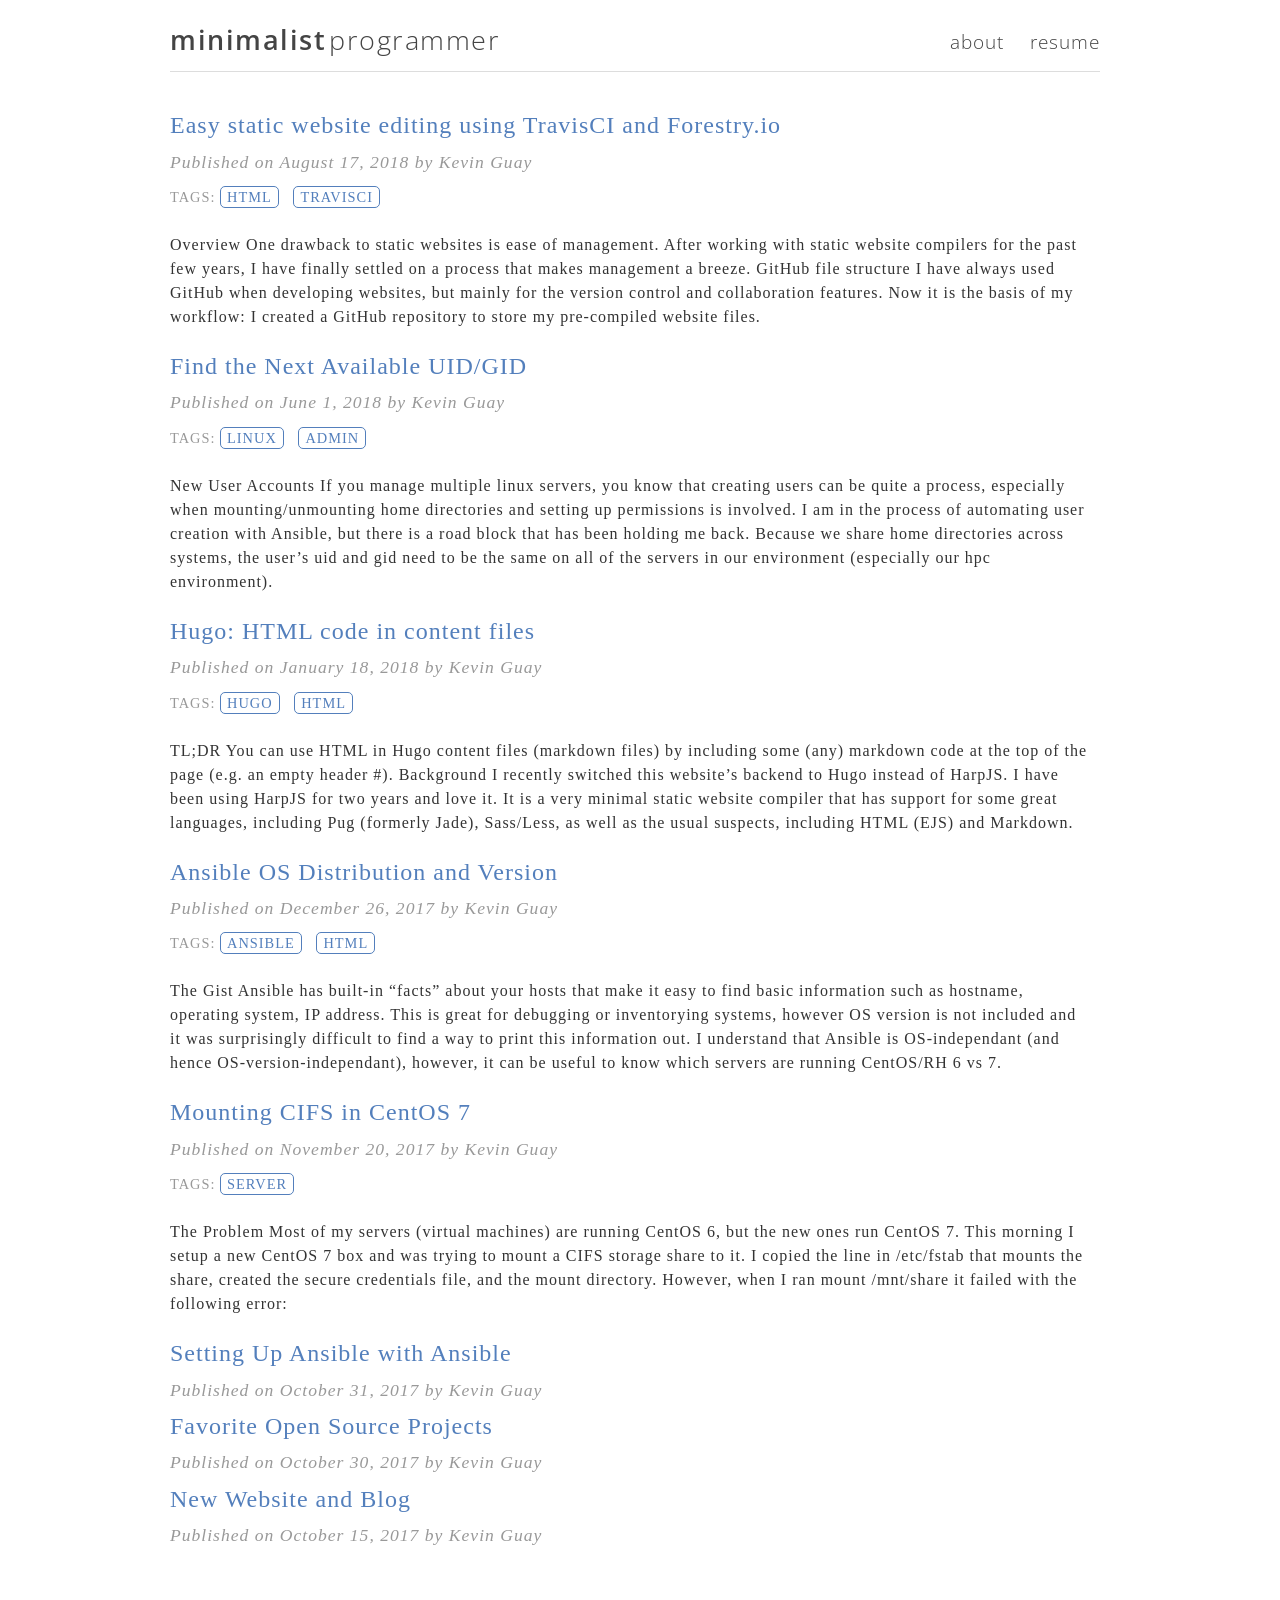
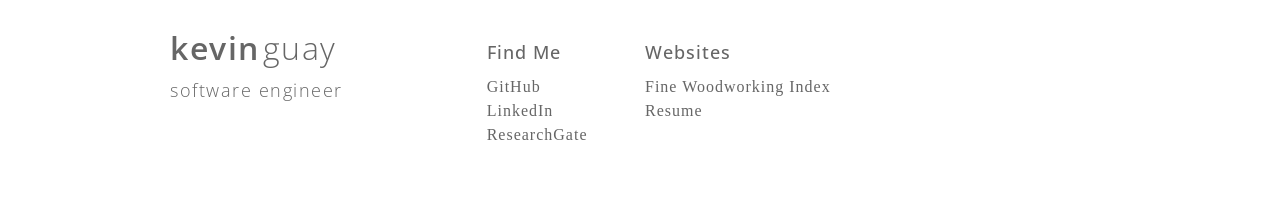
<file: index.html>
<!DOCTYPE html>
<html lang="en">
  <head>
	<meta name="generator" content="Hugo 0.46" />
    <meta charset="utf-8">
    <title>Minimalist Programmer - Kevin Guay</title>
    <meta name="viewport" content="width=device-width, initial-scale=1">
    <meta name="keywords" content="Kevin Guay, Kevin, Guay, Kevin C Guay, minimalist, minimalist programmer, programmer, minimalistprogrammer, blog, minimalistblog, programmerblog, software development, software engineering, programming, it, information technology, maine, brunswick, boothbay, computing, resume, bio, personal, contact, Bigelow, Bigelow Laboratory for Ocean Science"/>
    <meta name="description" content="The Minimalist Programmer is a blog covering dev-ops, software engineering, programming, IT, and more by Kevin Guay"/>
    <meta name="author" content="Kevin Guay"/>
    
    <link rel="stylesheet" href="/css/bootstrap.css" media="screen">
    
    <link rel="stylesheet" href="/css/shoelace.css" type="text/css" media="screen"/>
    
    
    <link rel="stylesheet" href="/css/prism.css" type="text/css" media="screen"/>
    <link rel="stylesheet" href="/css/main.css" type="text/css" media="screen"/>
    <link rel="stylesheet" href="https://fonts.googleapis.com/css?family=Open+Sans:300,400,400i,600,700"/>
    
    
    <script async src="https://www.googletagmanager.com/gtag/js?id=UA-109988049-1"></script>
    <script>
      window.dataLayer = window.dataLayer || [];
      function gtag(){dataLayer.push(arguments);}
      gtag('js', new Date());

      gtag('config', 'UA-109988049-1');
    </script>
    
  </head>
  <body id="index">
    <nav class="navbar navbar-default">
  <div class="container">
    <div class="hidden-xs">
      <div class="menu pull-right">
        <a href="/about/">about</a>
        <a href="/about/resume/">resume</a>
        
      </div>
      <a href="/">
        <div class="title">
          <span style="font-weight:600;padding-right:3px;">minimalist</span>programmer
        </div>
      </a>
    </div>
    <div class="visible-xs">
      <center style="margin-top:10px;">
        <div class="menu pull-right">
          <a href="/about/" style="margin-right:15px;margin-left:15px;">about</a>
          <a href="/about/resume/" style="margin-right:15px;margin-left:15px;">resume</a>
          
        </div>
        <a href="/" class="pull-left">
          <div class="title"><span style="font-weight:600;padding-right:3px;">minimalist</span>programmer 
          </div>
        </a>
      </center>
    </div>
    <hr class="top"/>
  </div>
  <div class="container-fluid">
    
  </div>
</nav>
    <div class="main">
      <div id="main-container" class="container">
        
      
       
<div class="container">

  
  <h1 class="news-title"><a href="https://www.minimalistprogrammer.io/posts/continuous-integration-and-content-management/">Easy static website editing using TravisCI and Forestry.io</a></h1>
  <div class="date">Published on <span class="date-format">August 17, 2018</span> by Kevin Guay</div>
  
  <ul id="tags" class="hor-list">
    
    <li class="bubble green"><a href="/tags/html">HTML</a></li>
    
    <li class="bubble green"><a href="/tags/travisci">TravisCI</a></li>
    
  </ul>
  <br><br>
  
  Overview One drawback to static websites is ease of management. After working with static website compilers for the past few years, I have finally settled on a process that makes management a breeze.
GitHub file structure I have always used GitHub when developing websites, but mainly for the version control and collaboration features. Now it is the basis of my workflow:
I created a GitHub repository to store my pre-compiled website files.
  <br><br> 
  
  <h1 class="news-title"><a href="https://www.minimalistprogrammer.io/posts/next-uid-gid/">Find the Next Available UID/GID</a></h1>
  <div class="date">Published on <span class="date-format">June 1, 2018</span> by Kevin Guay</div>
  
  <ul id="tags" class="hor-list">
    
    <li class="bubble green"><a href="/tags/linux">Linux</a></li>
    
    <li class="bubble green"><a href="/tags/admin">Admin</a></li>
    
  </ul>
  <br><br>
  
  New User Accounts If you manage multiple linux servers, you know that creating users can be quite a process, especially when mounting/unmounting home directories and setting up permissions is involved. I am in the process of automating user creation with Ansible, but there is a road block that has been holding me back. Because we share home directories across systems, the user&rsquo;s uid and gid need to be the same on all of the servers in our environment (especially our hpc environment).
  <br><br> 
  
  <h1 class="news-title"><a href="https://www.minimalistprogrammer.io/posts/hugo-html-in-content/">Hugo: HTML code in content files</a></h1>
  <div class="date">Published on <span class="date-format">January 18, 2018</span> by Kevin Guay</div>
  
  <ul id="tags" class="hor-list">
    
    <li class="bubble green"><a href="/tags/hugo">Hugo</a></li>
    
    <li class="bubble green"><a href="/tags/html">HTML</a></li>
    
  </ul>
  <br><br>
  
  TL;DR You can use HTML in Hugo content files (markdown files) by including some (any) markdown code at the top of the page (e.g. an empty header #).
Background I recently switched this website&rsquo;s backend to Hugo instead of HarpJS. I have been using HarpJS for two years and love it. It is a very minimal static website compiler that has support for some great languages, including Pug (formerly Jade), Sass/Less, as well as the usual suspects, including HTML (EJS) and Markdown.
  <br><br> 
  
  <h1 class="news-title"><a href="https://www.minimalistprogrammer.io/posts/ansible-os-version/">Ansible OS Distribution and Version</a></h1>
  <div class="date">Published on <span class="date-format">December 26, 2017</span> by Kevin Guay</div>
  
  <ul id="tags" class="hor-list">
    
    <li class="bubble green"><a href="/tags/ansible">Ansible</a></li>
    
    <li class="bubble green"><a href="/tags/html">HTML</a></li>
    
  </ul>
  <br><br>
  
  The Gist Ansible has built-in &ldquo;facts&rdquo; about your hosts that make it easy to find basic information such as hostname, operating system, IP address. This is great for debugging or inventorying systems, however OS version is not included and it was surprisingly difficult to find a way to print this information out. I understand that Ansible is OS-independant (and hence OS-version-independant), however, it can be useful to know which servers are running CentOS/RH 6 vs 7.
  <br><br> 
  
  <h1 class="news-title"><a href="https://www.minimalistprogrammer.io/posts/mounting-cifs-in-centos-7/">Mounting CIFS in CentOS 7</a></h1>
  <div class="date">Published on <span class="date-format">November 20, 2017</span> by Kevin Guay</div>
  
  <ul id="tags" class="hor-list">
    
    <li class="bubble green"><a href="/tags/server">Server</a></li>
    
  </ul>
  <br><br>
  
  The Problem Most of my servers (virtual machines) are running CentOS 6, but the new ones run CentOS 7. This morning I setup a new CentOS 7 box and was trying to mount a CIFS storage share to it. I copied the line in /etc/fstab that mounts the share, created the secure credentials file, and the mount directory. However, when I ran mount /mnt/share it failed with the following error:
  <br><br> 
  
  
  
  <h1 class="news-title"><a href="https://www.minimalistprogrammer.io/posts/setup-ansible-with-ansible/">Setting Up Ansible with Ansible</a></h1>
  <div class="date">Published on <span class="date-format">October 31, 2017</span> by Kevin Guay</div>
  
  <h1 class="news-title"><a href="https://www.minimalistprogrammer.io/posts/favorite-open-source-projects/">Favorite Open Source Projects</a></h1>
  <div class="date">Published on <span class="date-format">October 30, 2017</span> by Kevin Guay</div>
  
  <h1 class="news-title"><a href="https://www.minimalistprogrammer.io/posts/new-website-and-blog/">New Website and Blog</a></h1>
  <div class="date">Published on <span class="date-format">October 15, 2017</span> by Kevin Guay</div>
  

</div>
     
          </div>
        </div>
        
        <footer class="footer">
  <div class="container">
    <div class="row">
      <div class="col-md-4 hidden-xs">
        
        <div style="color:#666;font-size:2em;margin-top:15px;margin-bottom:0;" class="title"><span style="font-weight:600;padding-right:3px;">kevin</span>guay</div>
        <div style="color:#666;font-size:1.1em;margin-top:5px;" class="title">software engineer</div>
      </div>
      <div class="col-sm-4 col-md-2">
        <div style="color:white;font-size:6em;margin-top:0;" class="title visible-xs pull-right"><span style="font-weight:600;padding-right:3px;">m</span>p</div>
        <div class="heading white">Find Me</div>
        <ul class="no-bull left">
          <li> <a href="https://github.com/kguay" target="_blank">GitHub</a></li>
          <li> <a href="https://www.linkedin.com/in/kevincguay/" target="_blank">LinkedIn</a></li>
          <li> <a href="https://www.researchgate.net/profile/Kevin_Guay" target="_blank">ResearchGate</a></li>
        </ul>
      </div>
      <div class="col-sm-8 col-md-6">
        <div class="heading white">Websites</div>
        <ul class="no-bull left">
          <li> <a href="https://www.finewoodworkingindex.com" target="_blank">Fine Woodworking Index</a></li>
          
          <li> <a href="/about/resume">Resume</a></li>
        </ul>
      </div>
      
      
    </div>
  </div>
</footer>

        
        <script src="https://code.jquery.com/jquery-1.10.2.min.js"></script>
        <script src="/js/bootstrap.min.js"></script>
        
        
        
        <script src="/js/color.js" type="text/javascript"></script>
        <script src="/js/prism.js" type="text/javascript"></script>
        
        <script type="text/javascript" src="//s7.addthis.com/js/300/addthis_widget.js#pubid=ra-59ef333e58b3b003"></script>
    </body>
</html>
</file>
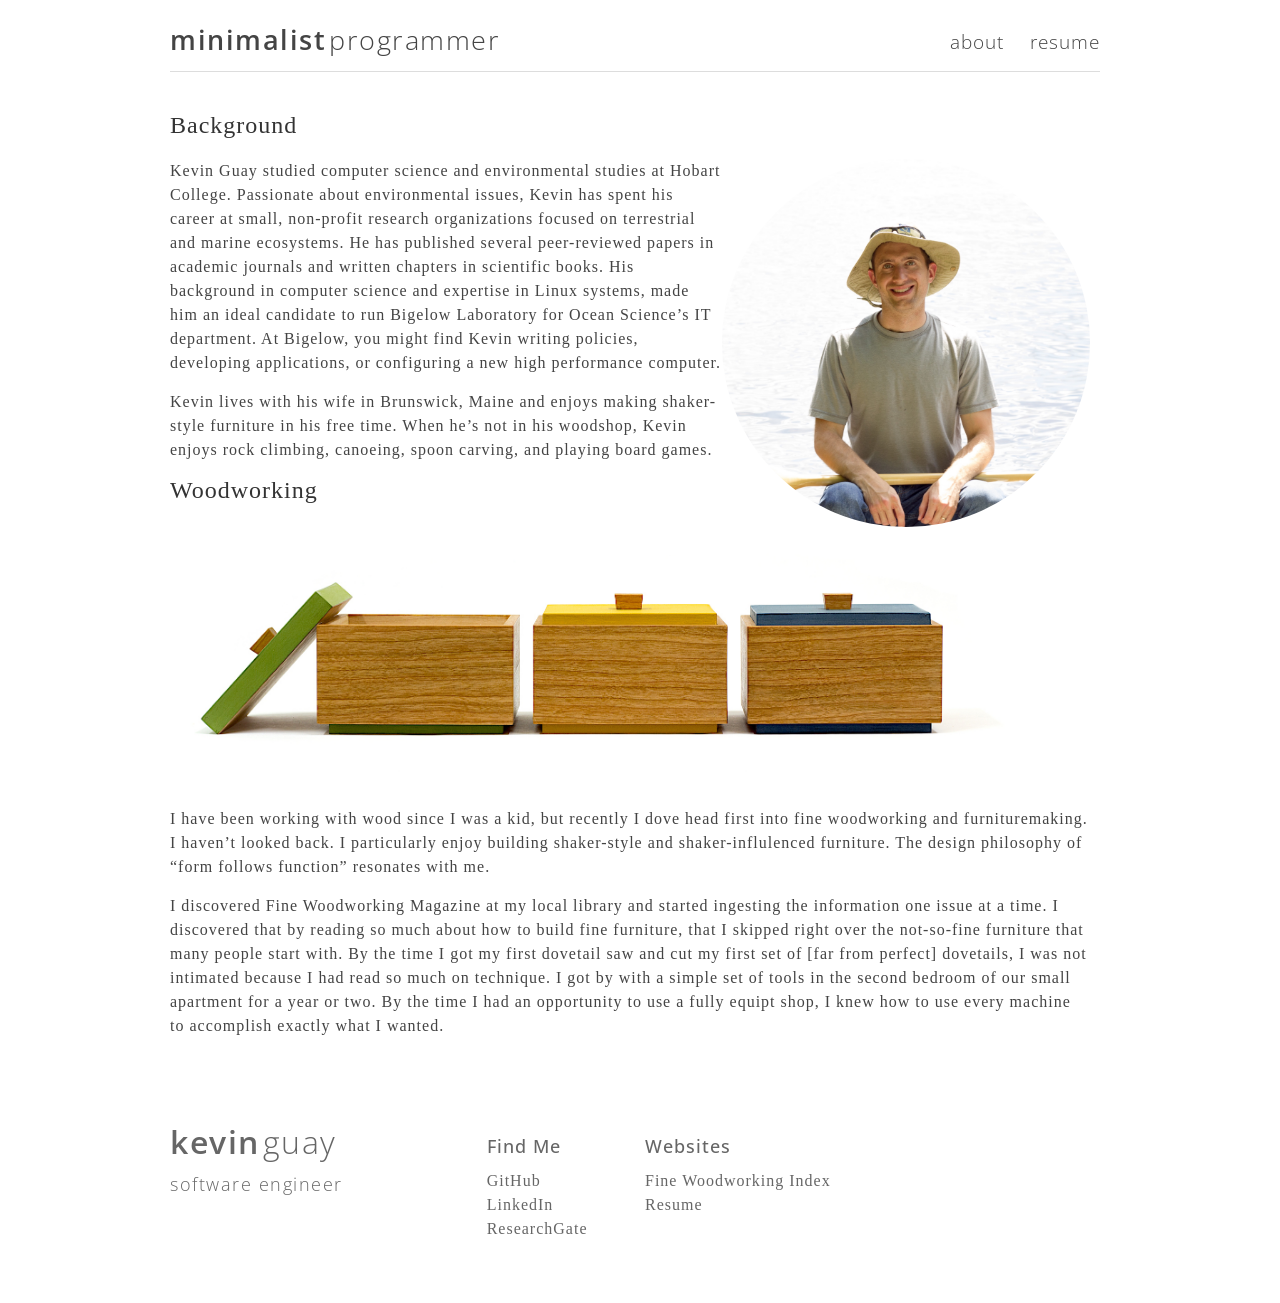
<file: about/index.html>
<!DOCTYPE html>
<html lang="en">
  <head>
    <meta charset="utf-8">
    <title>Minimalist Programmer - Kevin Guay</title>
    <meta name="viewport" content="width=device-width, initial-scale=1">
    <meta name="keywords" content="Kevin Guay, Kevin, Guay, Kevin C Guay, minimalist, minimalist programmer, programmer, minimalistprogrammer, blog, minimalistblog, programmerblog, software development, software engineering, programming, it, information technology, maine, brunswick, boothbay, computing, resume, bio, personal, contact, Bigelow, Bigelow Laboratory for Ocean Science"/>
    <meta name="description" content="The Minimalist Programmer is a blog covering dev-ops, software engineering, programming, IT, and more by Kevin Guay"/>
    <meta name="author" content="Kevin Guay"/>
    
    <link rel="stylesheet" href="/css/bootstrap.css" media="screen">
    
    <link rel="stylesheet" href="/css/shoelace.css" type="text/css" media="screen"/>
    
    
    <link rel="stylesheet" href="/css/prism.css" type="text/css" media="screen"/>
    <link rel="stylesheet" href="/css/main.css" type="text/css" media="screen"/>
    <link rel="stylesheet" href="https://fonts.googleapis.com/css?family=Open+Sans:300,400,400i,600,700"/>
    
    
    <script async src="https://www.googletagmanager.com/gtag/js?id=UA-109988049-1"></script>
    <script>
      window.dataLayer = window.dataLayer || [];
      function gtag(){dataLayer.push(arguments);}
      gtag('js', new Date());

      gtag('config', 'UA-109988049-1');
    </script>
    
  </head>
  <body id="index">
    <nav class="navbar navbar-default">
  <div class="container">
    <div class="hidden-xs">
      <div class="menu pull-right">
        <a href="/about/">about</a>
        <a href="/about/resume/">resume</a>
        
      </div>
      <a href="/">
        <div class="title">
          <span style="font-weight:600;padding-right:3px;">minimalist</span>programmer
        </div>
      </a>
    </div>
    <div class="visible-xs">
      <center style="margin-top:10px;">
        <div class="menu pull-right">
          <a href="/about/" style="margin-right:15px;margin-left:15px;">about</a>
          <a href="/about/resume/" style="margin-right:15px;margin-left:15px;">resume</a>
          
        </div>
        <a href="/" class="pull-left">
          <div class="title"><span style="font-weight:600;padding-right:3px;">minimalist</span>programmer 
          </div>
        </a>
      </center>
    </div>
    <hr class="top"/>
  </div>
  <div class="container-fluid">
    
  </div>
</nav>
    <div class="main">
      <div id="main-container" class="container">
        
      

<div class="container">
  

<h1 id="background">Background</h1>

<p><img src="/images/photos/kevinguay.jpg" width="100%" style="border-radius:100%; width:40%" class="pull-right"></p>

<p>Kevin Guay studied computer science and environmental studies at Hobart College. Passionate about environmental issues, Kevin has spent his career at small, non-profit research organizations focused on terrestrial and marine ecosystems. He has published several peer-reviewed papers in academic journals and written chapters in scientific books. His background in computer science and expertise in Linux systems, made him an ideal candidate to run Bigelow Laboratory for Ocean Science&rsquo;s IT department. At Bigelow, you might find Kevin writing policies, developing applications, or configuring a new high performance computer.</p>

<p>Kevin lives with his wife in Brunswick, Maine and enjoys making shaker-style furniture in his free time. When he&rsquo;s not in his woodshop, Kevin enjoys rock climbing, canoeing, spoon carving, and playing board games.</p>

<h1 id="woodworking">Woodworking</h1>

<p><img src="/images/photos/woodworking/milkpaint-boxes2.jpg" width="100%" style="padding:10px"></p>

<!-- <img src="/images/photos/woodworking/case.png" width="50%" style="padding:10px" class="pull-right"> -->

<p>I have been working with wood since I was a kid, but recently I dove head first into fine woodworking and furnituremaking. I haven&rsquo;t looked back. I particularly enjoy building shaker-style and shaker-influlenced furniture. The design philosophy of &ldquo;form follows function&rdquo; resonates with me.</p>

<p>I discovered Fine Woodworking Magazine at my local library and started ingesting the information one issue at a time. I discovered that by reading so much about how to build fine furniture, that I skipped right over the not-so-fine furniture that many people start with. By the time I got my first dovetail saw and cut my first set of [far from perfect] dovetails, I was not intimated because I had read so much on technique. I got by with a simple set of tools in the second bedroom of our small apartment for a year or two. By the time I had an opportunity to use a fully equipt shop, I knew how to use every machine to accomplish exactly what I wanted.</p>

</div>

          </div>
        </div>
        
        <footer class="footer">
  <div class="container">
    <div class="row">
      <div class="col-md-4 hidden-xs">
        
        <div style="color:#666;font-size:2em;margin-top:15px;margin-bottom:0;" class="title"><span style="font-weight:600;padding-right:3px;">kevin</span>guay</div>
        <div style="color:#666;font-size:1.1em;margin-top:5px;" class="title">software engineer</div>
      </div>
      <div class="col-sm-4 col-md-2">
        <div style="color:white;font-size:6em;margin-top:0;" class="title visible-xs pull-right"><span style="font-weight:600;padding-right:3px;">m</span>p</div>
        <div class="heading white">Find Me</div>
        <ul class="no-bull left">
          <li> <a href="https://github.com/kguay" target="_blank">GitHub</a></li>
          <li> <a href="https://www.linkedin.com/in/kevincguay/" target="_blank">LinkedIn</a></li>
          <li> <a href="https://www.researchgate.net/profile/Kevin_Guay" target="_blank">ResearchGate</a></li>
        </ul>
      </div>
      <div class="col-sm-8 col-md-6">
        <div class="heading white">Websites</div>
        <ul class="no-bull left">
          <li> <a href="https://www.finewoodworkingindex.com" target="_blank">Fine Woodworking Index</a></li>
          
          <li> <a href="/about/resume">Resume</a></li>
        </ul>
      </div>
      
      
    </div>
  </div>
</footer>

        
        <script src="https://code.jquery.com/jquery-1.10.2.min.js"></script>
        <script src="/js/bootstrap.min.js"></script>
        
        
        
        <script src="/js/color.js" type="text/javascript"></script>
        <script src="/js/prism.js" type="text/javascript"></script>
        
        <script type="text/javascript" src="//s7.addthis.com/js/300/addthis_widget.js#pubid=ra-59ef333e58b3b003"></script>
    </body>
</html>
</file>
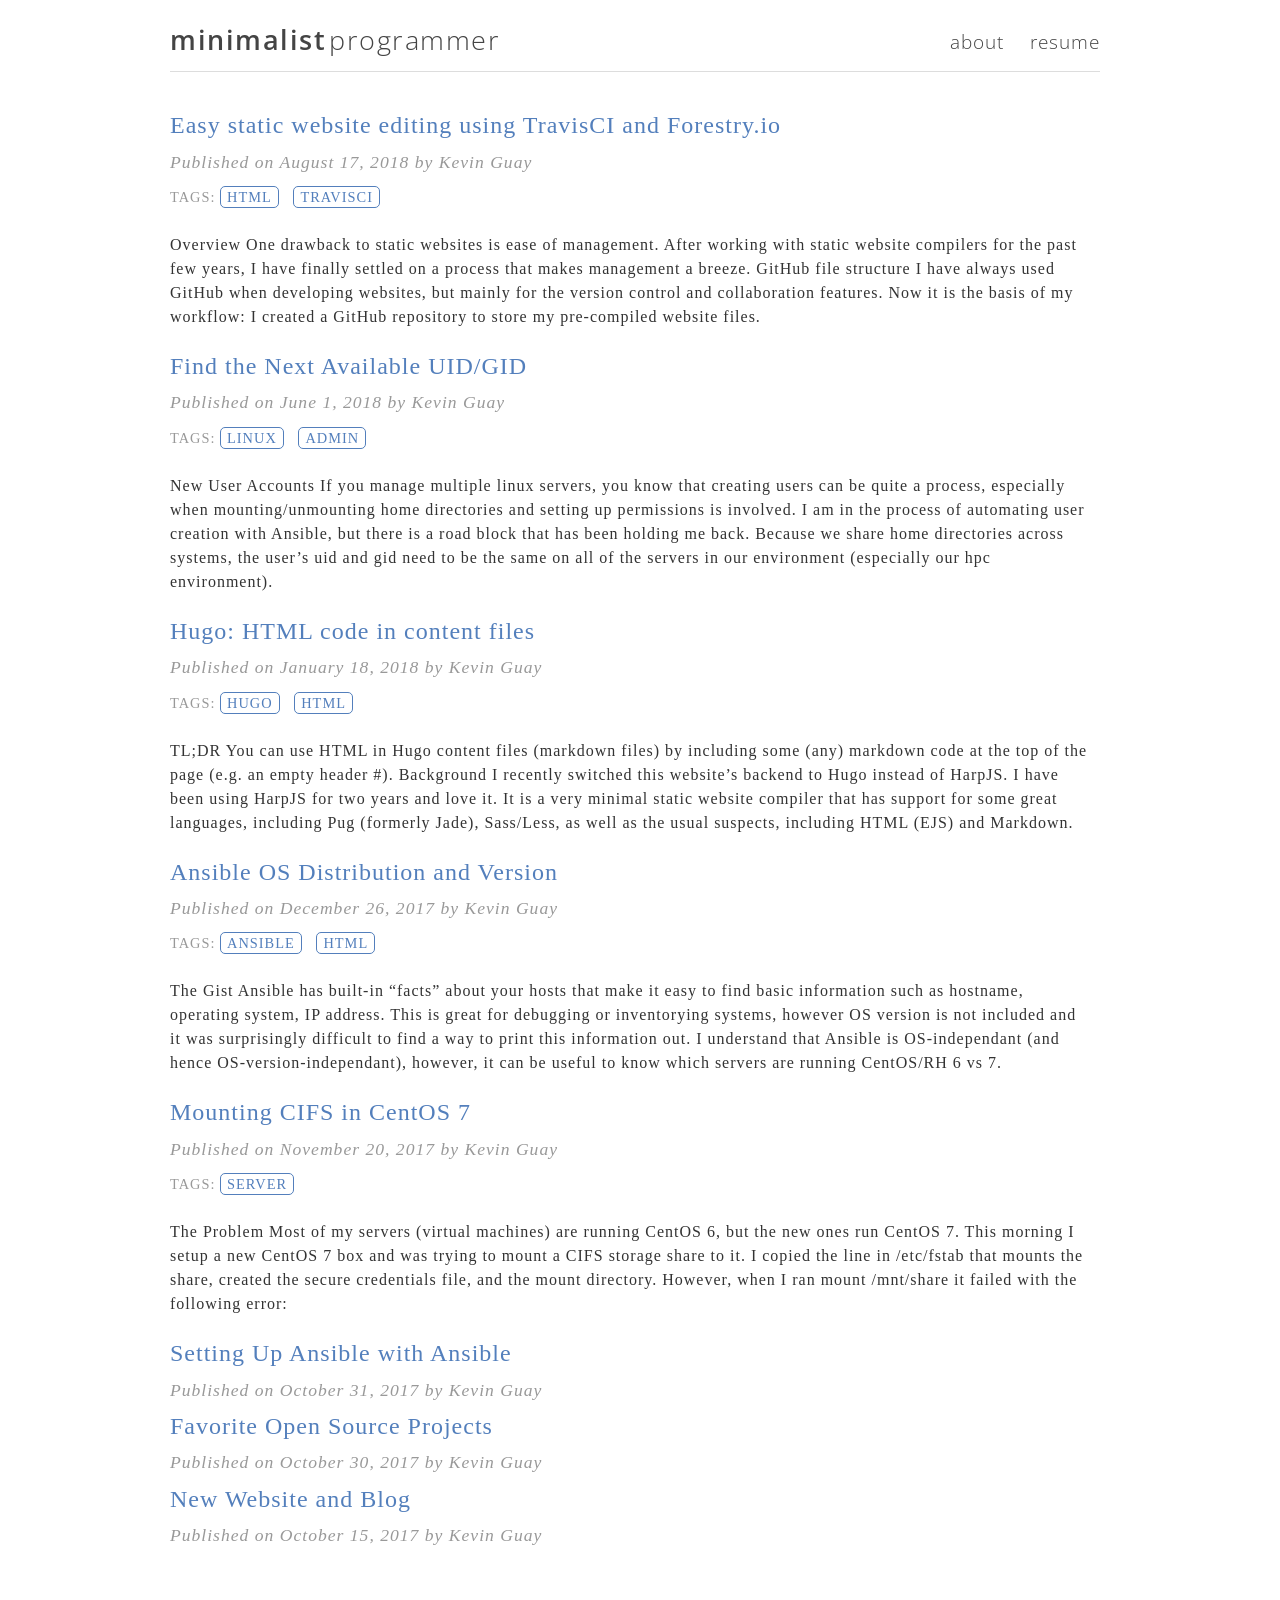
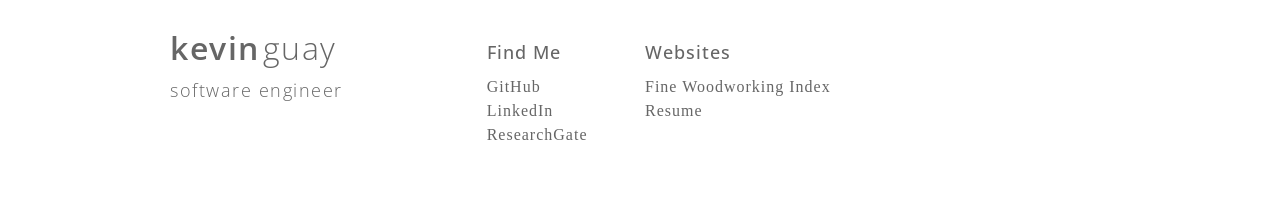
<file: posts/index.html>
<!DOCTYPE html>
<html lang="en">
  <head>
    <meta charset="utf-8">
    <title>Minimalist Programmer - Kevin Guay</title>
    <meta name="viewport" content="width=device-width, initial-scale=1">
    <meta name="keywords" content="Kevin Guay, Kevin, Guay, Kevin C Guay, minimalist, minimalist programmer, programmer, minimalistprogrammer, blog, minimalistblog, programmerblog, software development, software engineering, programming, it, information technology, maine, brunswick, boothbay, computing, resume, bio, personal, contact, Bigelow, Bigelow Laboratory for Ocean Science"/>
    <meta name="description" content="The Minimalist Programmer is a blog covering dev-ops, software engineering, programming, IT, and more by Kevin Guay"/>
    <meta name="author" content="Kevin Guay"/>
    
    <link rel="stylesheet" href="/css/bootstrap.css" media="screen">
    
    <link rel="stylesheet" href="/css/shoelace.css" type="text/css" media="screen"/>
    
    
    <link rel="stylesheet" href="/css/prism.css" type="text/css" media="screen"/>
    <link rel="stylesheet" href="/css/main.css" type="text/css" media="screen"/>
    <link rel="stylesheet" href="https://fonts.googleapis.com/css?family=Open+Sans:300,400,400i,600,700"/>
    
    
    <script async src="https://www.googletagmanager.com/gtag/js?id=UA-109988049-1"></script>
    <script>
      window.dataLayer = window.dataLayer || [];
      function gtag(){dataLayer.push(arguments);}
      gtag('js', new Date());

      gtag('config', 'UA-109988049-1');
    </script>
    
  </head>
  <body id="index">
    <nav class="navbar navbar-default">
  <div class="container">
    <div class="hidden-xs">
      <div class="menu pull-right">
        <a href="/about/">about</a>
        <a href="/about/resume/">resume</a>
        
      </div>
      <a href="/">
        <div class="title">
          <span style="font-weight:600;padding-right:3px;">minimalist</span>programmer
        </div>
      </a>
    </div>
    <div class="visible-xs">
      <center style="margin-top:10px;">
        <div class="menu pull-right">
          <a href="/about/" style="margin-right:15px;margin-left:15px;">about</a>
          <a href="/about/resume/" style="margin-right:15px;margin-left:15px;">resume</a>
          
        </div>
        <a href="/" class="pull-left">
          <div class="title"><span style="font-weight:600;padding-right:3px;">minimalist</span>programmer 
          </div>
        </a>
      </center>
    </div>
    <hr class="top"/>
  </div>
  <div class="container-fluid">
    
  </div>
</nav>
    <div class="main">
      <div id="main-container" class="container">
        
      
       
<div class="container">
  
  <h1 class="news-title"><a href="https://www.minimalistprogrammer.io/posts/continuous-integration-and-content-management/">Easy static website editing using TravisCI and Forestry.io</a></h1>
  <div class="date">Published on <span class="date-format">August 17, 2018</span> by Kevin Guay</div>
  
  <ul id="tags" class="hor-list">
    
    <li class="bubble green"><a href="/tags/html">HTML</a></li>
    
    <li class="bubble green"><a href="/tags/travisci">TravisCI</a></li>
    
  </ul>
  <br><br>
  
  Overview One drawback to static websites is ease of management. After working with static website compilers for the past few years, I have finally settled on a process that makes management a breeze.
GitHub file structure I have always used GitHub when developing websites, but mainly for the version control and collaboration features. Now it is the basis of my workflow:
I created a GitHub repository to store my pre-compiled website files.
  <br><br> 
  
  <h1 class="news-title"><a href="https://www.minimalistprogrammer.io/posts/next-uid-gid/">Find the Next Available UID/GID</a></h1>
  <div class="date">Published on <span class="date-format">June 1, 2018</span> by Kevin Guay</div>
  
  <ul id="tags" class="hor-list">
    
    <li class="bubble green"><a href="/tags/linux">Linux</a></li>
    
    <li class="bubble green"><a href="/tags/admin">Admin</a></li>
    
  </ul>
  <br><br>
  
  New User Accounts If you manage multiple linux servers, you know that creating users can be quite a process, especially when mounting/unmounting home directories and setting up permissions is involved. I am in the process of automating user creation with Ansible, but there is a road block that has been holding me back. Because we share home directories across systems, the user&rsquo;s uid and gid need to be the same on all of the servers in our environment (especially our hpc environment).
  <br><br> 
  
  <h1 class="news-title"><a href="https://www.minimalistprogrammer.io/posts/hugo-html-in-content/">Hugo: HTML code in content files</a></h1>
  <div class="date">Published on <span class="date-format">January 18, 2018</span> by Kevin Guay</div>
  
  <ul id="tags" class="hor-list">
    
    <li class="bubble green"><a href="/tags/hugo">Hugo</a></li>
    
    <li class="bubble green"><a href="/tags/html">HTML</a></li>
    
  </ul>
  <br><br>
  
  TL;DR You can use HTML in Hugo content files (markdown files) by including some (any) markdown code at the top of the page (e.g. an empty header #).
Background I recently switched this website&rsquo;s backend to Hugo instead of HarpJS. I have been using HarpJS for two years and love it. It is a very minimal static website compiler that has support for some great languages, including Pug (formerly Jade), Sass/Less, as well as the usual suspects, including HTML (EJS) and Markdown.
  <br><br> 
  
  <h1 class="news-title"><a href="https://www.minimalistprogrammer.io/posts/ansible-os-version/">Ansible OS Distribution and Version</a></h1>
  <div class="date">Published on <span class="date-format">December 26, 2017</span> by Kevin Guay</div>
  
  <ul id="tags" class="hor-list">
    
    <li class="bubble green"><a href="/tags/ansible">Ansible</a></li>
    
    <li class="bubble green"><a href="/tags/html">HTML</a></li>
    
  </ul>
  <br><br>
  
  The Gist Ansible has built-in &ldquo;facts&rdquo; about your hosts that make it easy to find basic information such as hostname, operating system, IP address. This is great for debugging or inventorying systems, however OS version is not included and it was surprisingly difficult to find a way to print this information out. I understand that Ansible is OS-independant (and hence OS-version-independant), however, it can be useful to know which servers are running CentOS/RH 6 vs 7.
  <br><br> 
  
  <h1 class="news-title"><a href="https://www.minimalistprogrammer.io/posts/mounting-cifs-in-centos-7/">Mounting CIFS in CentOS 7</a></h1>
  <div class="date">Published on <span class="date-format">November 20, 2017</span> by Kevin Guay</div>
  
  <ul id="tags" class="hor-list">
    
    <li class="bubble green"><a href="/tags/server">Server</a></li>
    
  </ul>
  <br><br>
  
  The Problem Most of my servers (virtual machines) are running CentOS 6, but the new ones run CentOS 7. This morning I setup a new CentOS 7 box and was trying to mount a CIFS storage share to it. I copied the line in /etc/fstab that mounts the share, created the secure credentials file, and the mount directory. However, when I ran mount /mnt/share it failed with the following error:
  <br><br> 
  
  
  
  <h1 class="news-title"><a href="https://www.minimalistprogrammer.io/posts/setup-ansible-with-ansible/">Setting Up Ansible with Ansible</a></h1>
  <div class="date">Published on <span class="date-format">October 31, 2017</span> by Kevin Guay</div>
  
  <h1 class="news-title"><a href="https://www.minimalistprogrammer.io/posts/favorite-open-source-projects/">Favorite Open Source Projects</a></h1>
  <div class="date">Published on <span class="date-format">October 30, 2017</span> by Kevin Guay</div>
  
  <h1 class="news-title"><a href="https://www.minimalistprogrammer.io/posts/new-website-and-blog/">New Website and Blog</a></h1>
  <div class="date">Published on <span class="date-format">October 15, 2017</span> by Kevin Guay</div>
  

</div>
     
          </div>
        </div>
        
        <footer class="footer">
  <div class="container">
    <div class="row">
      <div class="col-md-4 hidden-xs">
        
        <div style="color:#666;font-size:2em;margin-top:15px;margin-bottom:0;" class="title"><span style="font-weight:600;padding-right:3px;">kevin</span>guay</div>
        <div style="color:#666;font-size:1.1em;margin-top:5px;" class="title">software engineer</div>
      </div>
      <div class="col-sm-4 col-md-2">
        <div style="color:white;font-size:6em;margin-top:0;" class="title visible-xs pull-right"><span style="font-weight:600;padding-right:3px;">m</span>p</div>
        <div class="heading white">Find Me</div>
        <ul class="no-bull left">
          <li> <a href="https://github.com/kguay" target="_blank">GitHub</a></li>
          <li> <a href="https://www.linkedin.com/in/kevincguay/" target="_blank">LinkedIn</a></li>
          <li> <a href="https://www.researchgate.net/profile/Kevin_Guay" target="_blank">ResearchGate</a></li>
        </ul>
      </div>
      <div class="col-sm-8 col-md-6">
        <div class="heading white">Websites</div>
        <ul class="no-bull left">
          <li> <a href="https://www.finewoodworkingindex.com" target="_blank">Fine Woodworking Index</a></li>
          
          <li> <a href="/about/resume">Resume</a></li>
        </ul>
      </div>
      
      
    </div>
  </div>
</footer>

        
        <script src="https://code.jquery.com/jquery-1.10.2.min.js"></script>
        <script src="/js/bootstrap.min.js"></script>
        
        
        
        <script src="/js/color.js" type="text/javascript"></script>
        <script src="/js/prism.js" type="text/javascript"></script>
        
        <script type="text/javascript" src="//s7.addthis.com/js/300/addthis_widget.js#pubid=ra-59ef333e58b3b003"></script>
    </body>
</html>
</file>
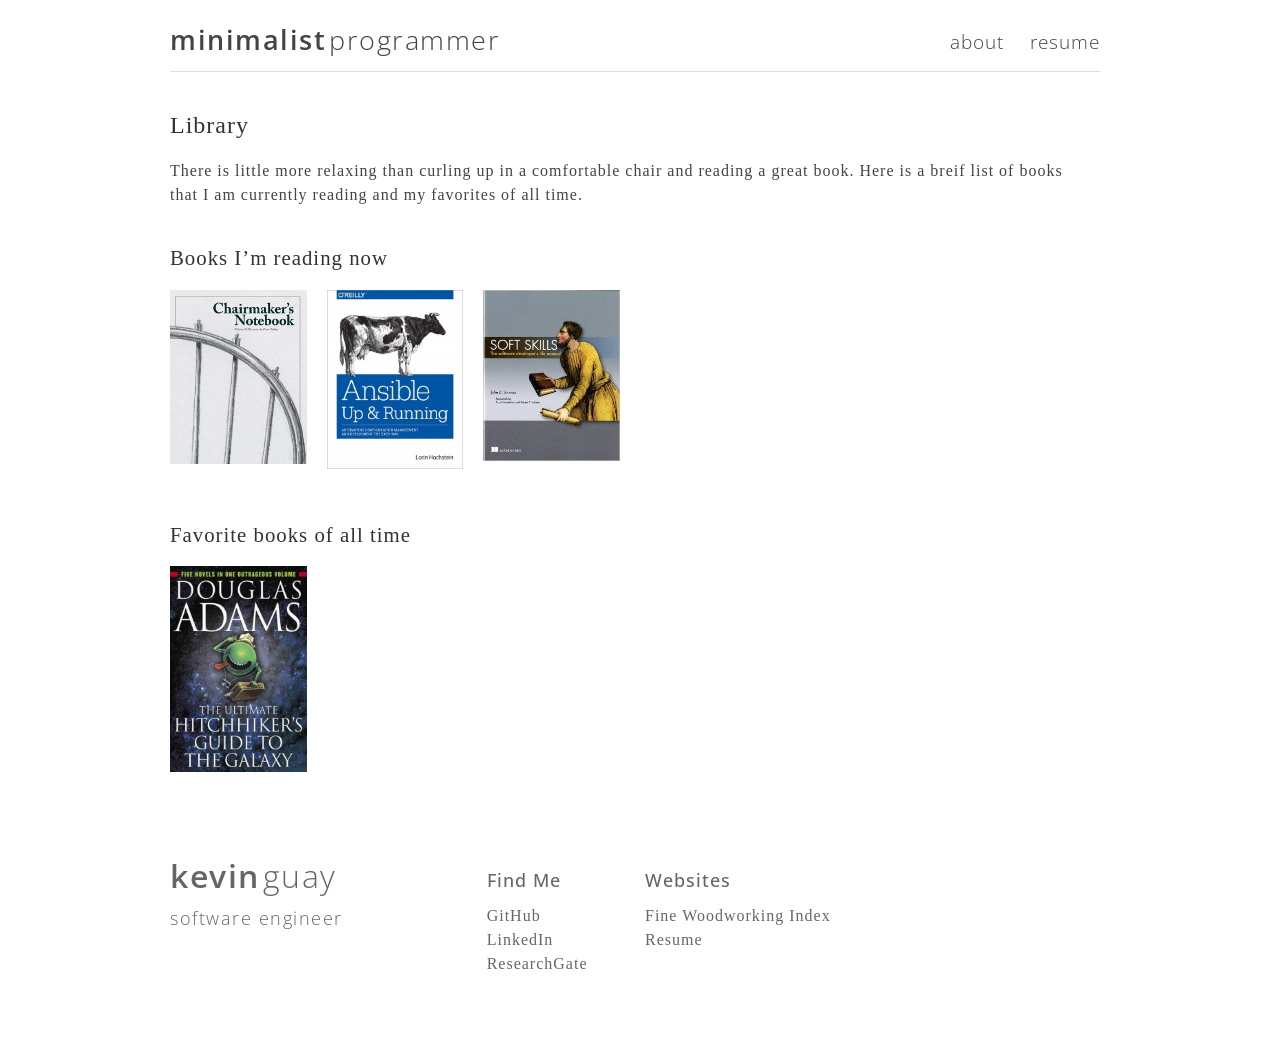
<file: about/library/index.html>
<!DOCTYPE html>
<html lang="en">
  <head>
    <meta charset="utf-8">
    <title>Minimalist Programmer - Kevin Guay</title>
    <meta name="viewport" content="width=device-width, initial-scale=1">
    <meta name="keywords" content="Kevin Guay, Kevin, Guay, Kevin C Guay, minimalist, minimalist programmer, programmer, minimalistprogrammer, blog, minimalistblog, programmerblog, software development, software engineering, programming, it, information technology, maine, brunswick, boothbay, computing, resume, bio, personal, contact, Bigelow, Bigelow Laboratory for Ocean Science"/>
    <meta name="description" content="The Minimalist Programmer is a blog covering dev-ops, software engineering, programming, IT, and more by Kevin Guay"/>
    <meta name="author" content="Kevin Guay"/>
    
    <link rel="stylesheet" href="/css/bootstrap.css" media="screen">
    
    <link rel="stylesheet" href="/css/shoelace.css" type="text/css" media="screen"/>
    
    
    <link rel="stylesheet" href="/css/prism.css" type="text/css" media="screen"/>
    <link rel="stylesheet" href="/css/main.css" type="text/css" media="screen"/>
    <link rel="stylesheet" href="https://fonts.googleapis.com/css?family=Open+Sans:300,400,400i,600,700"/>
    
    
    <script async src="https://www.googletagmanager.com/gtag/js?id=UA-109988049-1"></script>
    <script>
      window.dataLayer = window.dataLayer || [];
      function gtag(){dataLayer.push(arguments);}
      gtag('js', new Date());

      gtag('config', 'UA-109988049-1');
    </script>
    
  </head>
  <body id="index">
    <nav class="navbar navbar-default">
  <div class="container">
    <div class="hidden-xs">
      <div class="menu pull-right">
        <a href="/about/">about</a>
        <a href="/about/resume/">resume</a>
        
      </div>
      <a href="/">
        <div class="title">
          <span style="font-weight:600;padding-right:3px;">minimalist</span>programmer
        </div>
      </a>
    </div>
    <div class="visible-xs">
      <center style="margin-top:10px;">
        <div class="menu pull-right">
          <a href="/about/" style="margin-right:15px;margin-left:15px;">about</a>
          <a href="/about/resume/" style="margin-right:15px;margin-left:15px;">resume</a>
          
        </div>
        <a href="/" class="pull-left">
          <div class="title"><span style="font-weight:600;padding-right:3px;">minimalist</span>programmer 
          </div>
        </a>
      </center>
    </div>
    <hr class="top"/>
  </div>
  <div class="container-fluid">
    
  </div>
</nav>
    <div class="main">
      <div id="main-container" class="container">
        
      

<div class="container">
  

<h1 id="library">Library</h1>

<p>There is little more relaxing than curling up in a comfortable chair and reading a great book. Here is a breif list of books that I am currently reading and my favorites of all time.</p>

<h2 id="books-i-m-reading-now">Books I&rsquo;m reading now</h2>


<div class="row">
  <div class="col-sm-2">
  <p><img src="/images/books/chairmakers-notebook.jpg"></p>

</div>

<div class="col-sm-2">
  <p><img src="/images/books/ansible-up-and-running.jpg"></p>

</div>

<div class="col-sm-2">
  <p><img src="/images/books/soft-skills.jpg"></p>

</div>

</div>

<h2 id="favorite-books-of-all-time">Favorite books of all time</h2>


<div class="row">
  <div class="col-sm-2">
  <p><img src="/images/books/hhgttg.jpg"></p>

</div>

</div>

</div>

          </div>
        </div>
        
        <footer class="footer">
  <div class="container">
    <div class="row">
      <div class="col-md-4 hidden-xs">
        
        <div style="color:#666;font-size:2em;margin-top:15px;margin-bottom:0;" class="title"><span style="font-weight:600;padding-right:3px;">kevin</span>guay</div>
        <div style="color:#666;font-size:1.1em;margin-top:5px;" class="title">software engineer</div>
      </div>
      <div class="col-sm-4 col-md-2">
        <div style="color:white;font-size:6em;margin-top:0;" class="title visible-xs pull-right"><span style="font-weight:600;padding-right:3px;">m</span>p</div>
        <div class="heading white">Find Me</div>
        <ul class="no-bull left">
          <li> <a href="https://github.com/kguay" target="_blank">GitHub</a></li>
          <li> <a href="https://www.linkedin.com/in/kevincguay/" target="_blank">LinkedIn</a></li>
          <li> <a href="https://www.researchgate.net/profile/Kevin_Guay" target="_blank">ResearchGate</a></li>
        </ul>
      </div>
      <div class="col-sm-8 col-md-6">
        <div class="heading white">Websites</div>
        <ul class="no-bull left">
          <li> <a href="https://www.finewoodworkingindex.com" target="_blank">Fine Woodworking Index</a></li>
          
          <li> <a href="/about/resume">Resume</a></li>
        </ul>
      </div>
      
      
    </div>
  </div>
</footer>

        
        <script src="https://code.jquery.com/jquery-1.10.2.min.js"></script>
        <script src="/js/bootstrap.min.js"></script>
        
        
        
        <script src="/js/color.js" type="text/javascript"></script>
        <script src="/js/prism.js" type="text/javascript"></script>
        
        <script type="text/javascript" src="//s7.addthis.com/js/300/addthis_widget.js#pubid=ra-59ef333e58b3b003"></script>
    </body>
</html>
</file>
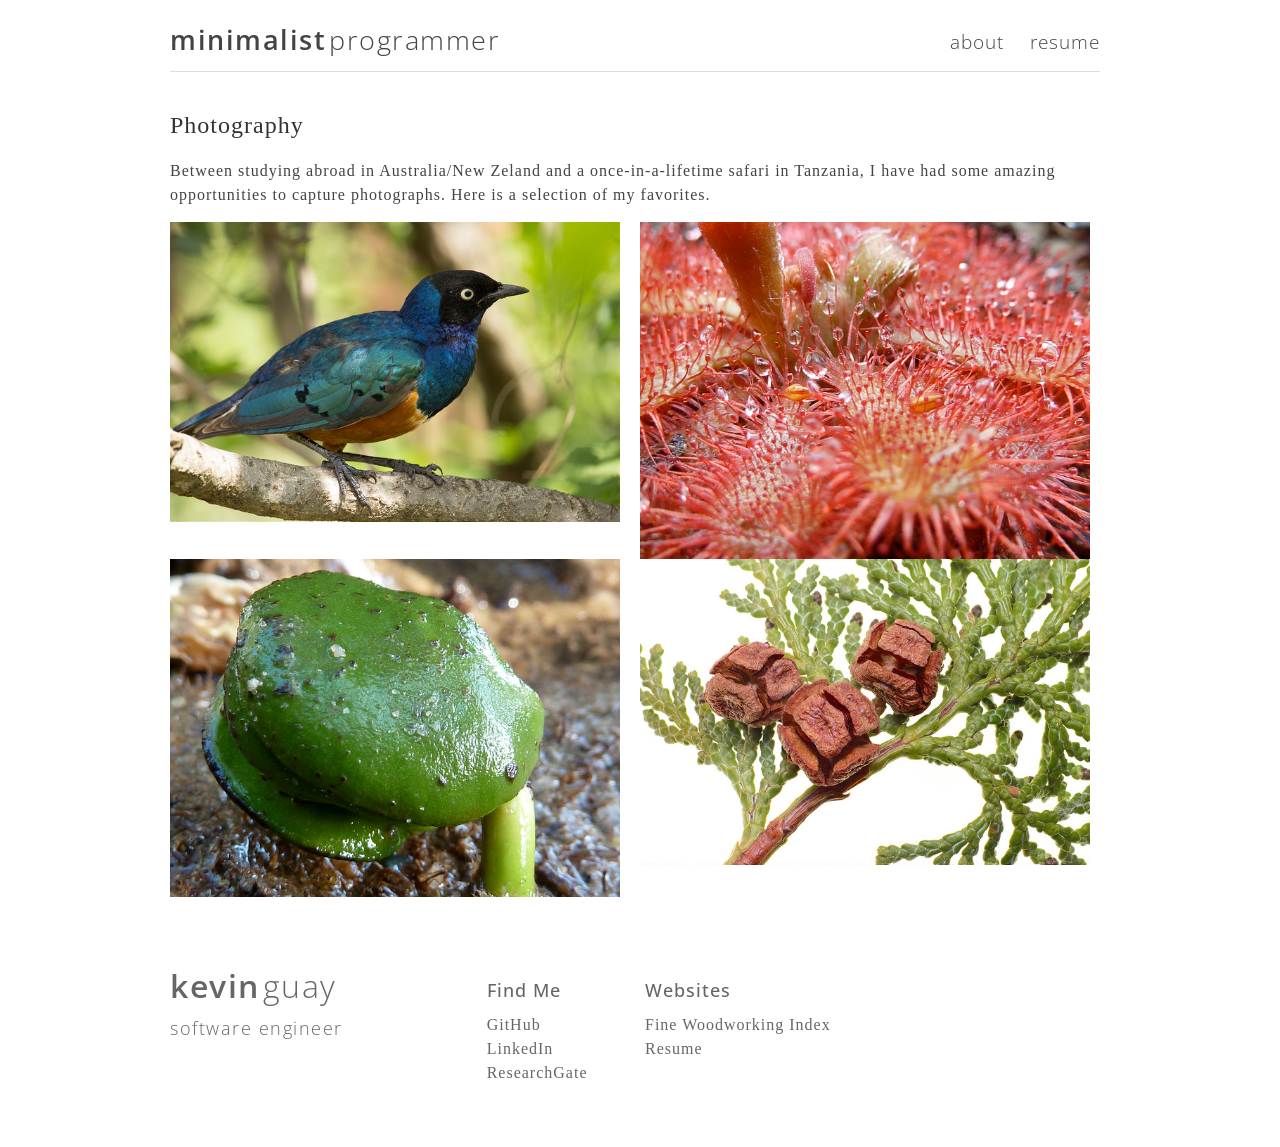
<file: about/photography/index.html>
<!DOCTYPE html>
<html lang="en">
  <head>
    <meta charset="utf-8">
    <title>Minimalist Programmer - Kevin Guay</title>
    <meta name="viewport" content="width=device-width, initial-scale=1">
    <meta name="keywords" content="Kevin Guay, Kevin, Guay, Kevin C Guay, minimalist, minimalist programmer, programmer, minimalistprogrammer, blog, minimalistblog, programmerblog, software development, software engineering, programming, it, information technology, maine, brunswick, boothbay, computing, resume, bio, personal, contact, Bigelow, Bigelow Laboratory for Ocean Science"/>
    <meta name="description" content="The Minimalist Programmer is a blog covering dev-ops, software engineering, programming, IT, and more by Kevin Guay"/>
    <meta name="author" content="Kevin Guay"/>
    
    <link rel="stylesheet" href="/css/bootstrap.css" media="screen">
    
    <link rel="stylesheet" href="/css/shoelace.css" type="text/css" media="screen"/>
    
    
    <link rel="stylesheet" href="/css/prism.css" type="text/css" media="screen"/>
    <link rel="stylesheet" href="/css/main.css" type="text/css" media="screen"/>
    <link rel="stylesheet" href="https://fonts.googleapis.com/css?family=Open+Sans:300,400,400i,600,700"/>
    
    
    <script async src="https://www.googletagmanager.com/gtag/js?id=UA-109988049-1"></script>
    <script>
      window.dataLayer = window.dataLayer || [];
      function gtag(){dataLayer.push(arguments);}
      gtag('js', new Date());

      gtag('config', 'UA-109988049-1');
    </script>
    
  </head>
  <body id="index">
    <nav class="navbar navbar-default">
  <div class="container">
    <div class="hidden-xs">
      <div class="menu pull-right">
        <a href="/about/">about</a>
        <a href="/about/resume/">resume</a>
        
      </div>
      <a href="/">
        <div class="title">
          <span style="font-weight:600;padding-right:3px;">minimalist</span>programmer
        </div>
      </a>
    </div>
    <div class="visible-xs">
      <center style="margin-top:10px;">
        <div class="menu pull-right">
          <a href="/about/" style="margin-right:15px;margin-left:15px;">about</a>
          <a href="/about/resume/" style="margin-right:15px;margin-left:15px;">resume</a>
          
        </div>
        <a href="/" class="pull-left">
          <div class="title"><span style="font-weight:600;padding-right:3px;">minimalist</span>programmer 
          </div>
        </a>
      </center>
    </div>
    <hr class="top"/>
  </div>
  <div class="container-fluid">
    
  </div>
</nav>
    <div class="main">
      <div id="main-container" class="container">
        
      

<div class="container">
  

<h1 id="photography">Photography</h1>

<p>Between studying abroad in Australia/New Zeland and a once-in-a-lifetime safari in Tanzania, I have had some amazing opportunities to capture photographs. Here is a selection of my favorites.</p>


<div class="row">
  <div class="col-sm-6"><img src="/images/photos/photography/af-bird1.jpg" width="100%" class="picture"></div>
<div class="col-sm-6"><img src="/images/photos/photography/oz-plant1.jpg" width="100%" class="picture"></div>
<div class="col-sm-6"><img src="/images/photos/photography/oz-plant2.jpg" width="100%" class="picture"></div>
<div class="col-sm-6"><img src="/images/photos/photography/cedar.jpg" width="100%" class="picture"></div>

</div>

<!-- Modal-->

<!-- <div id="myModal" role="dialog" class="modal fade">
  <center class="vcenter"><img src="/images/photos/photography/af-bird1.jpg" data-dismiss="modal" id="full-img"></center>
</div>

<script>
  $(".picture").click(function() {
    $('#full-img').attr("src", $(this).attr("src"));
    $('#myModal').modal('show')
  });
</script> -->

</div>

          </div>
        </div>
        
        <footer class="footer">
  <div class="container">
    <div class="row">
      <div class="col-md-4 hidden-xs">
        
        <div style="color:#666;font-size:2em;margin-top:15px;margin-bottom:0;" class="title"><span style="font-weight:600;padding-right:3px;">kevin</span>guay</div>
        <div style="color:#666;font-size:1.1em;margin-top:5px;" class="title">software engineer</div>
      </div>
      <div class="col-sm-4 col-md-2">
        <div style="color:white;font-size:6em;margin-top:0;" class="title visible-xs pull-right"><span style="font-weight:600;padding-right:3px;">m</span>p</div>
        <div class="heading white">Find Me</div>
        <ul class="no-bull left">
          <li> <a href="https://github.com/kguay" target="_blank">GitHub</a></li>
          <li> <a href="https://www.linkedin.com/in/kevincguay/" target="_blank">LinkedIn</a></li>
          <li> <a href="https://www.researchgate.net/profile/Kevin_Guay" target="_blank">ResearchGate</a></li>
        </ul>
      </div>
      <div class="col-sm-8 col-md-6">
        <div class="heading white">Websites</div>
        <ul class="no-bull left">
          <li> <a href="https://www.finewoodworkingindex.com" target="_blank">Fine Woodworking Index</a></li>
          
          <li> <a href="/about/resume">Resume</a></li>
        </ul>
      </div>
      
      
    </div>
  </div>
</footer>

        
        <script src="https://code.jquery.com/jquery-1.10.2.min.js"></script>
        <script src="/js/bootstrap.min.js"></script>
        
        
        
        <script src="/js/color.js" type="text/javascript"></script>
        <script src="/js/prism.js" type="text/javascript"></script>
        
        <script type="text/javascript" src="//s7.addthis.com/js/300/addthis_widget.js#pubid=ra-59ef333e58b3b003"></script>
    </body>
</html>
</file>
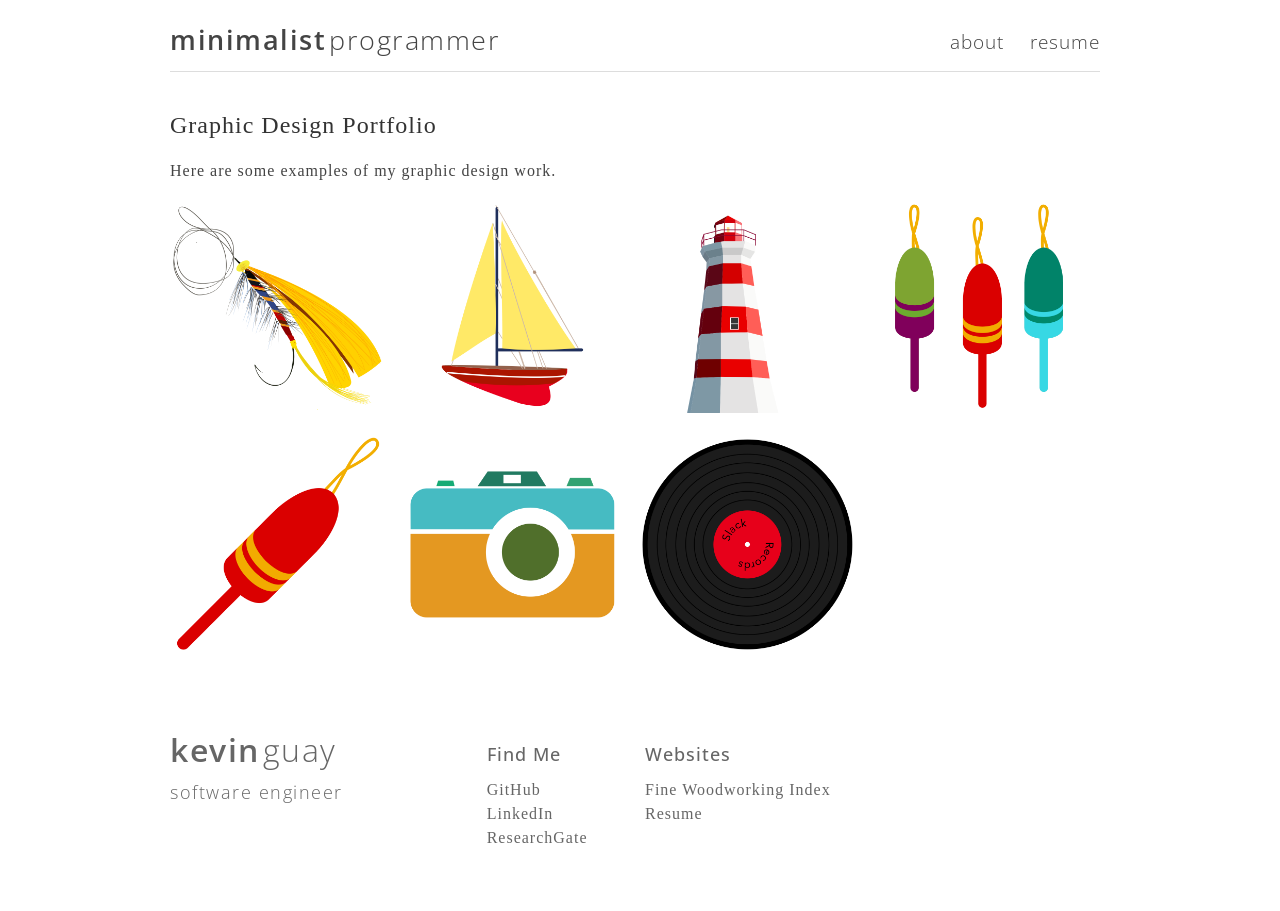
<file: about/portfolio/index.html>
<!DOCTYPE html>
<html lang="en">
  <head>
    <meta charset="utf-8">
    <title>Minimalist Programmer - Kevin Guay</title>
    <meta name="viewport" content="width=device-width, initial-scale=1">
    <meta name="keywords" content="Kevin Guay, Kevin, Guay, Kevin C Guay, minimalist, minimalist programmer, programmer, minimalistprogrammer, blog, minimalistblog, programmerblog, software development, software engineering, programming, it, information technology, maine, brunswick, boothbay, computing, resume, bio, personal, contact, Bigelow, Bigelow Laboratory for Ocean Science"/>
    <meta name="description" content="The Minimalist Programmer is a blog covering dev-ops, software engineering, programming, IT, and more by Kevin Guay"/>
    <meta name="author" content="Kevin Guay"/>
    
    <link rel="stylesheet" href="/css/bootstrap.css" media="screen">
    
    <link rel="stylesheet" href="/css/shoelace.css" type="text/css" media="screen"/>
    
    
    <link rel="stylesheet" href="/css/prism.css" type="text/css" media="screen"/>
    <link rel="stylesheet" href="/css/main.css" type="text/css" media="screen"/>
    <link rel="stylesheet" href="https://fonts.googleapis.com/css?family=Open+Sans:300,400,400i,600,700"/>
    
    
    <script async src="https://www.googletagmanager.com/gtag/js?id=UA-109988049-1"></script>
    <script>
      window.dataLayer = window.dataLayer || [];
      function gtag(){dataLayer.push(arguments);}
      gtag('js', new Date());

      gtag('config', 'UA-109988049-1');
    </script>
    
  </head>
  <body id="index">
    <nav class="navbar navbar-default">
  <div class="container">
    <div class="hidden-xs">
      <div class="menu pull-right">
        <a href="/about/">about</a>
        <a href="/about/resume/">resume</a>
        
      </div>
      <a href="/">
        <div class="title">
          <span style="font-weight:600;padding-right:3px;">minimalist</span>programmer
        </div>
      </a>
    </div>
    <div class="visible-xs">
      <center style="margin-top:10px;">
        <div class="menu pull-right">
          <a href="/about/" style="margin-right:15px;margin-left:15px;">about</a>
          <a href="/about/resume/" style="margin-right:15px;margin-left:15px;">resume</a>
          
        </div>
        <a href="/" class="pull-left">
          <div class="title"><span style="font-weight:600;padding-right:3px;">minimalist</span>programmer 
          </div>
        </a>
      </center>
    </div>
    <hr class="top"/>
  </div>
  <div class="container-fluid">
    
  </div>
</nav>
    <div class="main">
      <div id="main-container" class="container">
        
      

<div class="container">
  

<h1 id="graphic-design-portfolio">Graphic Design Portfolio</h1>

<p>Here are some examples of my graphic design work.</p>

<div class="row">
  <div class="col-sm-3"><img src="/images/portfolio/fly.png"></div>
  <div class="col-sm-3"><img src="/images/portfolio/sailboat.png"></div>
  <div class="col-sm-3"><img src="/images/portfolio/lighthouse.png"></div>
  <div class="col-sm-3"><img src="/images/portfolio/bouy.png"></div>
</div>
<br>
<div class="row">
  <div class="col-sm-3"><img src="/images/portfolio/bouy2.png"></div>
  <div class="col-sm-3"><img src="/images/portfolio/camera.png"></div>
  <div class="col-sm-3"><img src="/images/portfolio/record-red.png"></div>
</div>

</div>

          </div>
        </div>
        
        <footer class="footer">
  <div class="container">
    <div class="row">
      <div class="col-md-4 hidden-xs">
        
        <div style="color:#666;font-size:2em;margin-top:15px;margin-bottom:0;" class="title"><span style="font-weight:600;padding-right:3px;">kevin</span>guay</div>
        <div style="color:#666;font-size:1.1em;margin-top:5px;" class="title">software engineer</div>
      </div>
      <div class="col-sm-4 col-md-2">
        <div style="color:white;font-size:6em;margin-top:0;" class="title visible-xs pull-right"><span style="font-weight:600;padding-right:3px;">m</span>p</div>
        <div class="heading white">Find Me</div>
        <ul class="no-bull left">
          <li> <a href="https://github.com/kguay" target="_blank">GitHub</a></li>
          <li> <a href="https://www.linkedin.com/in/kevincguay/" target="_blank">LinkedIn</a></li>
          <li> <a href="https://www.researchgate.net/profile/Kevin_Guay" target="_blank">ResearchGate</a></li>
        </ul>
      </div>
      <div class="col-sm-8 col-md-6">
        <div class="heading white">Websites</div>
        <ul class="no-bull left">
          <li> <a href="https://www.finewoodworkingindex.com" target="_blank">Fine Woodworking Index</a></li>
          
          <li> <a href="/about/resume">Resume</a></li>
        </ul>
      </div>
      
      
    </div>
  </div>
</footer>

        
        <script src="https://code.jquery.com/jquery-1.10.2.min.js"></script>
        <script src="/js/bootstrap.min.js"></script>
        
        
        
        <script src="/js/color.js" type="text/javascript"></script>
        <script src="/js/prism.js" type="text/javascript"></script>
        
        <script type="text/javascript" src="//s7.addthis.com/js/300/addthis_widget.js#pubid=ra-59ef333e58b3b003"></script>
    </body>
</html>
</file>
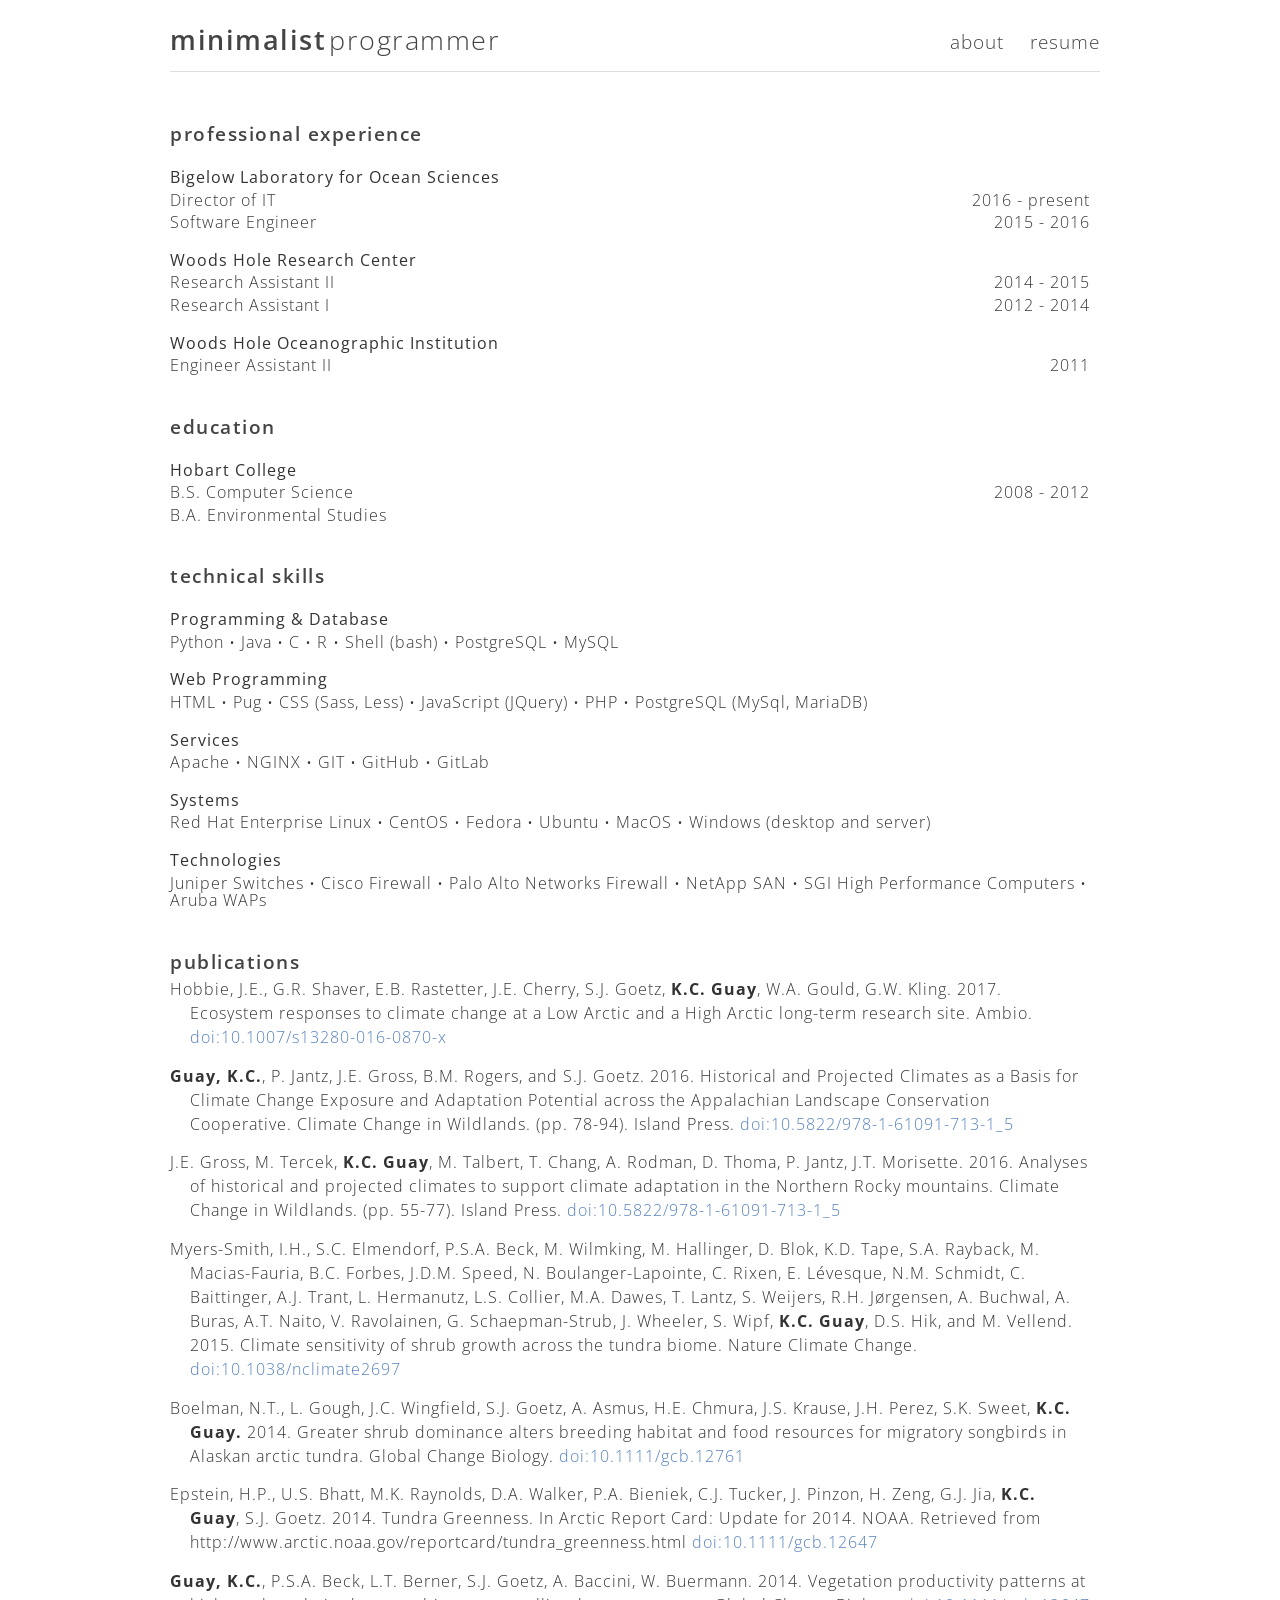
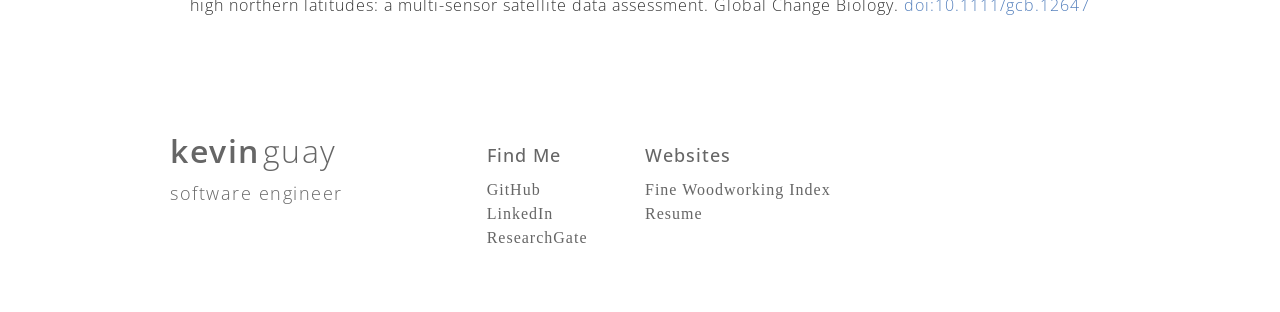
<file: about/resume/index.html>
<!DOCTYPE html>
<html lang="en">
  <head>
    <meta charset="utf-8">
    <title>Minimalist Programmer - Kevin Guay</title>
    <meta name="viewport" content="width=device-width, initial-scale=1">
    <meta name="keywords" content="Kevin Guay, Kevin, Guay, Kevin C Guay, minimalist, minimalist programmer, programmer, minimalistprogrammer, blog, minimalistblog, programmerblog, software development, software engineering, programming, it, information technology, maine, brunswick, boothbay, computing, resume, bio, personal, contact, Bigelow, Bigelow Laboratory for Ocean Science"/>
    <meta name="description" content="The Minimalist Programmer is a blog covering dev-ops, software engineering, programming, IT, and more by Kevin Guay"/>
    <meta name="author" content="Kevin Guay"/>
    
    <link rel="stylesheet" href="/css/bootstrap.css" media="screen">
    
    <link rel="stylesheet" href="/css/shoelace.css" type="text/css" media="screen"/>
    
    
    <link rel="stylesheet" href="/css/prism.css" type="text/css" media="screen"/>
    <link rel="stylesheet" href="/css/main.css" type="text/css" media="screen"/>
    <link rel="stylesheet" href="https://fonts.googleapis.com/css?family=Open+Sans:300,400,400i,600,700"/>
    
    
    <script async src="https://www.googletagmanager.com/gtag/js?id=UA-109988049-1"></script>
    <script>
      window.dataLayer = window.dataLayer || [];
      function gtag(){dataLayer.push(arguments);}
      gtag('js', new Date());

      gtag('config', 'UA-109988049-1');
    </script>
    
  </head>
  <body id="index">
    <nav class="navbar navbar-default">
  <div class="container">
    <div class="hidden-xs">
      <div class="menu pull-right">
        <a href="/about/">about</a>
        <a href="/about/resume/">resume</a>
        
      </div>
      <a href="/">
        <div class="title">
          <span style="font-weight:600;padding-right:3px;">minimalist</span>programmer
        </div>
      </a>
    </div>
    <div class="visible-xs">
      <center style="margin-top:10px;">
        <div class="menu pull-right">
          <a href="/about/" style="margin-right:15px;margin-left:15px;">about</a>
          <a href="/about/resume/" style="margin-right:15px;margin-left:15px;">resume</a>
          
        </div>
        <a href="/" class="pull-left">
          <div class="title"><span style="font-weight:600;padding-right:3px;">minimalist</span>programmer 
          </div>
        </a>
      </center>
    </div>
    <hr class="top"/>
  </div>
  <div class="container-fluid">
    
  </div>
</nav>
    <div class="main">
      <div id="main-container" class="container">
        
      

<div class="container">
  <style>
  .bot-marg-10 {
    margin-bottom: 0px !important;
  }
  h2 {
    margin-top: 20px !important;
  }
</style>

<div class="resume">
  <div class="row">
    <div class="col-lg-12"><a name="experience"></a>
      <div class="title bot-marg-10"><span style="font-weight:600;padding-right:3px;">professional experience</span></div>
    </div>
    <div class="col-lg-12">
      <h2>Bigelow Laboratory for Ocean Sciences</h2>
      <h5 class="position">Director of IT
        <div class="pull-right">2016 - present</div>
      </h5>
      <h5 class="position">Software Engineer
        <div class="pull-right">2015 - 2016</div>
      </h5>
      <h2>Woods Hole Research Center</h2>
      <h5 class="position">Research Assistant II
        <div class="pull-right">2014 - 2015</div>
      </h5>
      <h5 class="position">Research Assistant I
        <div class="pull-right">2012 - 2014</div>
      </h5>
      <h2>Woods Hole Oceanographic Institution</h2>
      <h5 class="position">Engineer Assistant II
        <div class="pull-right">2011</div>
      </h5>
    </div>
  </div>
  <div class="row">
    <div class="col-lg-12"><a name="experience"></a>
      <div class="title bot-marg-10"><span style="font-weight:600;padding-right:3px;">education</span></div>
    </div>
    <div class="col-lg-12">
      <h2>Hobart College</h2>
      <h5 class="position">B.S. Computer Science
        <div class="pull-right">2008 - 2012</div>
      </h5>
      <h5 class="position">B.A. Environmental Studies</h5>
    </div>
  </div>
  <div class="row">
    <div class="col-lg-12"><a name="experience"></a>
      <div class="title bot-marg-10"><span style="font-weight:600;padding-right:3px;">technical skills</span></div>
    </div>
    <div class="col-lg-12">
      <h2>Programming & Database</h2>
      <h5>Python &bull; Java &bull; C &bull; R &bull; Shell (bash) &bull; PostgreSQL &bull; MySQL</h5>
      <h2>Web Programming</h2>
      <h5>HTML &bull; Pug &bull; CSS (Sass, Less) &bull; JavaScript (JQuery) &bull; PHP &bull; PostgreSQL (MySql, MariaDB)</h5>
      <h2>Services</h2>
      <h5>Apache &bull; NGINX &bull; GIT &bull; GitHub &bull; GitLab</h5>
      <h2>Systems</h2>
      <h5>Red Hat Enterprise Linux &bull; CentOS &bull; Fedora &bull; Ubuntu &bull; MacOS &bull; Windows (desktop and server)</h5>
      <h2>Technologies</h2>
      <h5>Juniper Switches &bull; Cisco Firewall &bull; Palo Alto Networks Firewall &bull; NetApp SAN &bull; SGI High Performance Computers &bull; Aruba WAPs</h5>
    </div>
  </div>
  <div class="row">
    <div class="col-lg-12"><a name="experience"></a>
      <div class="title bot-marg-10"><span style="font-weight:600;padding-right:3px;">publications</span></div>
    </div>
    <div class="col-lg-12">
      <div style="word-wrap:break-word;" class="section">
        <ul class="pubs">
          <li>Hobbie, J.E., G.R. Shaver, E.B. Rastetter, J.E. Cherry, S.J. Goetz, <b>K.C. Guay</b>, W.A. Gould, G.W. Kling. 2017. Ecosystem responses to climate change at a Low Arctic and a High Arctic long-term research site. Ambio. <a href="https://link.springer.com/article/10.1007/s13280-016-0870-x" target="_blank">doi:10.1007/s13280-016-0870-x</a></li>
        </ul>
        <ul class="pubs">
          <li> <b>Guay, K.C.</b>, P. Jantz, J.E. Gross, B.M. Rogers, and S.J. Goetz. 2016. Historical and Projected Climates as a Basis for Climate Change Exposure and Adaptation Potential across the Appalachian Landscape Conservation Cooperative. Climate Change in Wildlands. (pp. 78-94). Island Press. <a href="https://link.springer.com/chapter/10.5822/978-1-61091-713-1_5" target="_blank">doi:10.5822/978-1-61091-713-1_5</a></li>
          <li>J.E. Gross, M. Tercek, <b>K.C. Guay</b>, M. Talbert, T. Chang, A. Rodman, D. Thoma, P. Jantz, J.T. Morisette. 2016. Analyses of historical and projected climates to support climate adaptation in the Northern Rocky mountains. Climate Change in Wildlands. (pp. 55-77). Island Press. <a href="https://link.springer.com/chapter/10.5822/978-1-61091-713-1_5" target="_blank">doi:10.5822/978-1-61091-713-1_5</a></li>
        </ul>
        <ul class="pubs">
          <li>Myers-Smith, I.H., S.C. Elmendorf, P.S.A. Beck, M. Wilmking, M. Hallinger, D. Blok, K.D. Tape, S.A. Rayback, M. Macias-Fauria, B.C. Forbes, J.D.M. Speed, N. Boulanger-Lapointe, C. Rixen, E. Lévesque, N.M. Schmidt, C. Baittinger, A.J. Trant, L. Hermanutz, L.S. Collier, M.A. Dawes, T. Lantz, S. Weijers, R.H. Jørgensen, A. Buchwal, A. Buras, A.T. Naito, V. Ravolainen, G. Schaepman-Strub, J. Wheeler, S. Wipf, <b>K.C. Guay</b>, D.S. Hik, and M. Vellend. 2015. Climate sensitivity of shrub growth across the tundra biome. Nature Climate Change. <a href="https://www.nature.com/nclimate/journal/v5/n9/full/nclimate2697.html" target="_blank">doi:10.1038/nclimate2697</a></li>
        </ul>
        <ul class="pubs">
          <li>Boelman, N.T., L. Gough, J.C. Wingfield, S.J. Goetz, A. Asmus, H.E. Chmura, J.S. Krause, J.H. Perez, S.K. Sweet, <b>K.C. Guay. </b>2014. Greater shrub dominance alters breeding habitat and food resources for migratory songbirds in Alaskan arctic tundra. Global Change Biology. <a href="https://onlinelibrary.wiley.com/doi/10.1111/gcb.12761/abstract" target="_blank">doi:10.1111/gcb.12761</a></li>
          <li>Epstein, H.P., U.S. Bhatt, M.K. Raynolds, D.A. Walker, P.A. Bieniek, C.J. Tucker, J. Pinzon, H. Zeng, G.J. Jia, <b>K.C. Guay</b>, S.J. Goetz. 2014. Tundra Greenness. In Arctic Report Card: Update for 2014. NOAA. Retrieved from http://www.arctic.noaa.gov/reportcard/tundra_greenness.html <a href="https://www.researchgate.net/profile/W_Meier/publication/269703124_Sea_Ice_in_Arctic_Report_Card_2014/links/5498e5870cf2519f5a1deaa7.pdf" target="_blank">doi:10.1111/gcb.12647</a></li>
          <li> <b>Guay, K.C.</b>, P.S.A. Beck, L.T. Berner, S.J. Goetz, A. Baccini, W. Buermann. 2014. Vegetation productivity patterns at high northern latitudes: a multi-sensor satellite data assessment. Global Change Biology. <a href="https://onlinelibrary.wiley.com/doi/10.1111/gcb.12647/abstract" target="_blank">doi:10.1111/gcb.12647</a></li>
        </ul>
      </div>
    </div>
  </div>
</div>

</div>

          </div>
        </div>
        
        <footer class="footer">
  <div class="container">
    <div class="row">
      <div class="col-md-4 hidden-xs">
        
        <div style="color:#666;font-size:2em;margin-top:15px;margin-bottom:0;" class="title"><span style="font-weight:600;padding-right:3px;">kevin</span>guay</div>
        <div style="color:#666;font-size:1.1em;margin-top:5px;" class="title">software engineer</div>
      </div>
      <div class="col-sm-4 col-md-2">
        <div style="color:white;font-size:6em;margin-top:0;" class="title visible-xs pull-right"><span style="font-weight:600;padding-right:3px;">m</span>p</div>
        <div class="heading white">Find Me</div>
        <ul class="no-bull left">
          <li> <a href="https://github.com/kguay" target="_blank">GitHub</a></li>
          <li> <a href="https://www.linkedin.com/in/kevincguay/" target="_blank">LinkedIn</a></li>
          <li> <a href="https://www.researchgate.net/profile/Kevin_Guay" target="_blank">ResearchGate</a></li>
        </ul>
      </div>
      <div class="col-sm-8 col-md-6">
        <div class="heading white">Websites</div>
        <ul class="no-bull left">
          <li> <a href="https://www.finewoodworkingindex.com" target="_blank">Fine Woodworking Index</a></li>
          
          <li> <a href="/about/resume">Resume</a></li>
        </ul>
      </div>
      
      
    </div>
  </div>
</footer>

        
        <script src="https://code.jquery.com/jquery-1.10.2.min.js"></script>
        <script src="/js/bootstrap.min.js"></script>
        
        
        
        <script src="/js/color.js" type="text/javascript"></script>
        <script src="/js/prism.js" type="text/javascript"></script>
        
        <script type="text/javascript" src="//s7.addthis.com/js/300/addthis_widget.js#pubid=ra-59ef333e58b3b003"></script>
    </body>
</html>
</file>
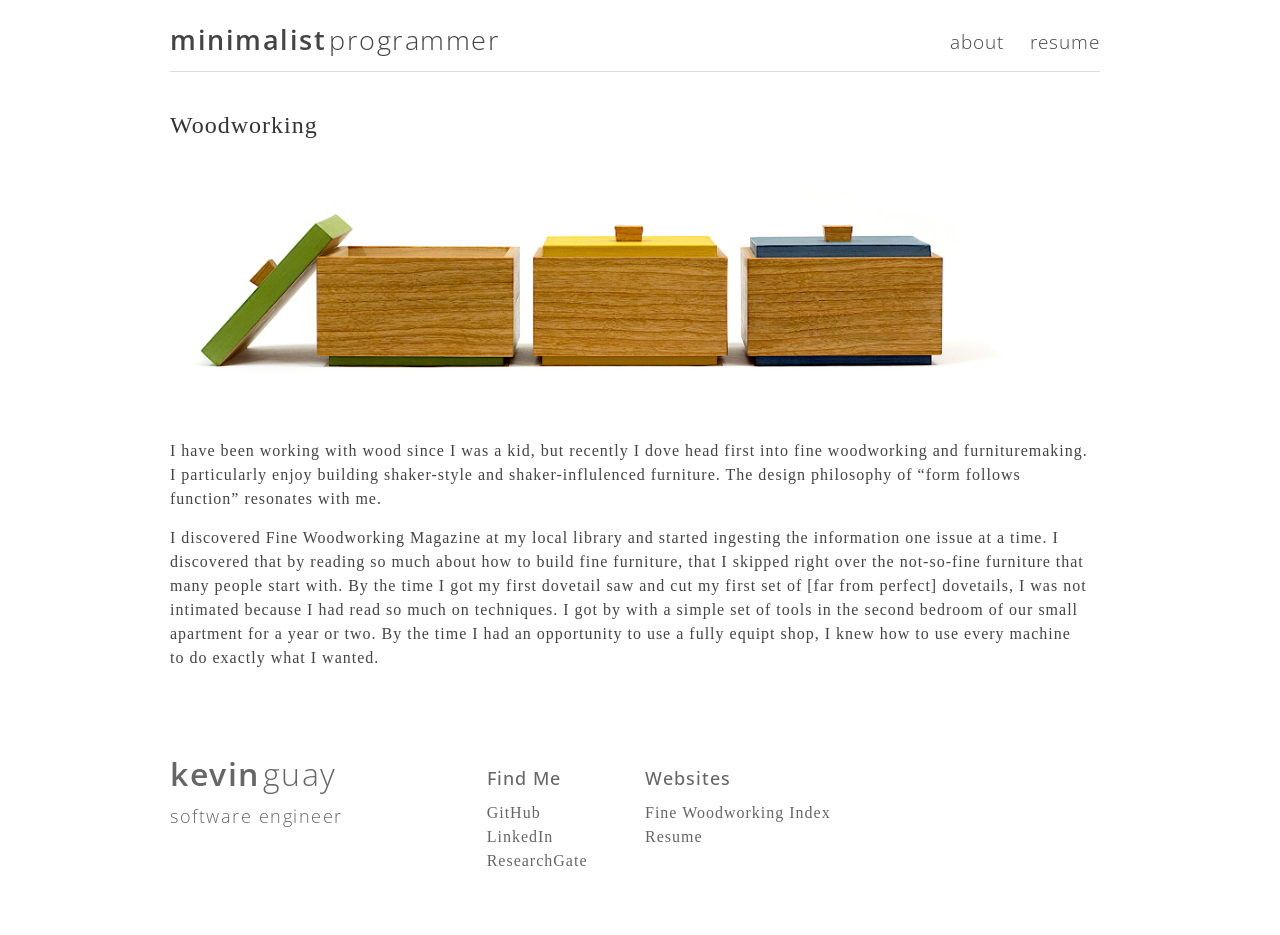
<file: about/woodworking/index.html>
<!DOCTYPE html>
<html lang="en">
  <head>
    <meta charset="utf-8">
    <title>Minimalist Programmer - Kevin Guay</title>
    <meta name="viewport" content="width=device-width, initial-scale=1">
    <meta name="keywords" content="Kevin Guay, Kevin, Guay, Kevin C Guay, minimalist, minimalist programmer, programmer, minimalistprogrammer, blog, minimalistblog, programmerblog, software development, software engineering, programming, it, information technology, maine, brunswick, boothbay, computing, resume, bio, personal, contact, Bigelow, Bigelow Laboratory for Ocean Science"/>
    <meta name="description" content="The Minimalist Programmer is a blog covering dev-ops, software engineering, programming, IT, and more by Kevin Guay"/>
    <meta name="author" content="Kevin Guay"/>
    
    <link rel="stylesheet" href="/css/bootstrap.css" media="screen">
    
    <link rel="stylesheet" href="/css/shoelace.css" type="text/css" media="screen"/>
    
    
    <link rel="stylesheet" href="/css/prism.css" type="text/css" media="screen"/>
    <link rel="stylesheet" href="/css/main.css" type="text/css" media="screen"/>
    <link rel="stylesheet" href="https://fonts.googleapis.com/css?family=Open+Sans:300,400,400i,600,700"/>
    
    
    <script async src="https://www.googletagmanager.com/gtag/js?id=UA-109988049-1"></script>
    <script>
      window.dataLayer = window.dataLayer || [];
      function gtag(){dataLayer.push(arguments);}
      gtag('js', new Date());

      gtag('config', 'UA-109988049-1');
    </script>
    
  </head>
  <body id="index">
    <nav class="navbar navbar-default">
  <div class="container">
    <div class="hidden-xs">
      <div class="menu pull-right">
        <a href="/about/">about</a>
        <a href="/about/resume/">resume</a>
        
      </div>
      <a href="/">
        <div class="title">
          <span style="font-weight:600;padding-right:3px;">minimalist</span>programmer
        </div>
      </a>
    </div>
    <div class="visible-xs">
      <center style="margin-top:10px;">
        <div class="menu pull-right">
          <a href="/about/" style="margin-right:15px;margin-left:15px;">about</a>
          <a href="/about/resume/" style="margin-right:15px;margin-left:15px;">resume</a>
          
        </div>
        <a href="/" class="pull-left">
          <div class="title"><span style="font-weight:600;padding-right:3px;">minimalist</span>programmer 
          </div>
        </a>
      </center>
    </div>
    <hr class="top"/>
  </div>
  <div class="container-fluid">
    
  </div>
</nav>
    <div class="main">
      <div id="main-container" class="container">
        
      

<div class="container">
  

<h1 id="woodworking">Woodworking</h1>

<p><img src="/images/photos/woodworking/milkpaint-boxes2.jpg" width="100%" style="padding:10px"></p>

<!-- <img src="/images/photos/woodworking/case.png" width="50%" style="padding:10px" class="pull-right"> -->

<p>I have been working with wood since I was a kid, but recently I dove head first into fine woodworking and furnituremaking. I particularly enjoy building shaker-style and shaker-influlenced furniture. The design philosophy of &ldquo;form follows function&rdquo; resonates with me.</p>

<p>I discovered Fine Woodworking Magazine at my local library and started ingesting the information one issue at a time. I discovered that by reading so much about how to build fine furniture, that I skipped right over the not-so-fine furniture that many people start with. By the time I got my first dovetail saw and cut my first set of [far from perfect] dovetails, I was not intimated because I had read so much on techniques. I got by with a simple set of tools in the second bedroom of our small apartment for a year or two. By the time I had an opportunity to use a fully equipt shop, I knew how to use every machine to do exactly what I wanted.</p>

</div>

          </div>
        </div>
        
        <footer class="footer">
  <div class="container">
    <div class="row">
      <div class="col-md-4 hidden-xs">
        
        <div style="color:#666;font-size:2em;margin-top:15px;margin-bottom:0;" class="title"><span style="font-weight:600;padding-right:3px;">kevin</span>guay</div>
        <div style="color:#666;font-size:1.1em;margin-top:5px;" class="title">software engineer</div>
      </div>
      <div class="col-sm-4 col-md-2">
        <div style="color:white;font-size:6em;margin-top:0;" class="title visible-xs pull-right"><span style="font-weight:600;padding-right:3px;">m</span>p</div>
        <div class="heading white">Find Me</div>
        <ul class="no-bull left">
          <li> <a href="https://github.com/kguay" target="_blank">GitHub</a></li>
          <li> <a href="https://www.linkedin.com/in/kevincguay/" target="_blank">LinkedIn</a></li>
          <li> <a href="https://www.researchgate.net/profile/Kevin_Guay" target="_blank">ResearchGate</a></li>
        </ul>
      </div>
      <div class="col-sm-8 col-md-6">
        <div class="heading white">Websites</div>
        <ul class="no-bull left">
          <li> <a href="https://www.finewoodworkingindex.com" target="_blank">Fine Woodworking Index</a></li>
          
          <li> <a href="/about/resume">Resume</a></li>
        </ul>
      </div>
      
      
    </div>
  </div>
</footer>

        
        <script src="https://code.jquery.com/jquery-1.10.2.min.js"></script>
        <script src="/js/bootstrap.min.js"></script>
        
        
        
        <script src="/js/color.js" type="text/javascript"></script>
        <script src="/js/prism.js" type="text/javascript"></script>
        
        <script type="text/javascript" src="//s7.addthis.com/js/300/addthis_widget.js#pubid=ra-59ef333e58b3b003"></script>
    </body>
</html>
</file>
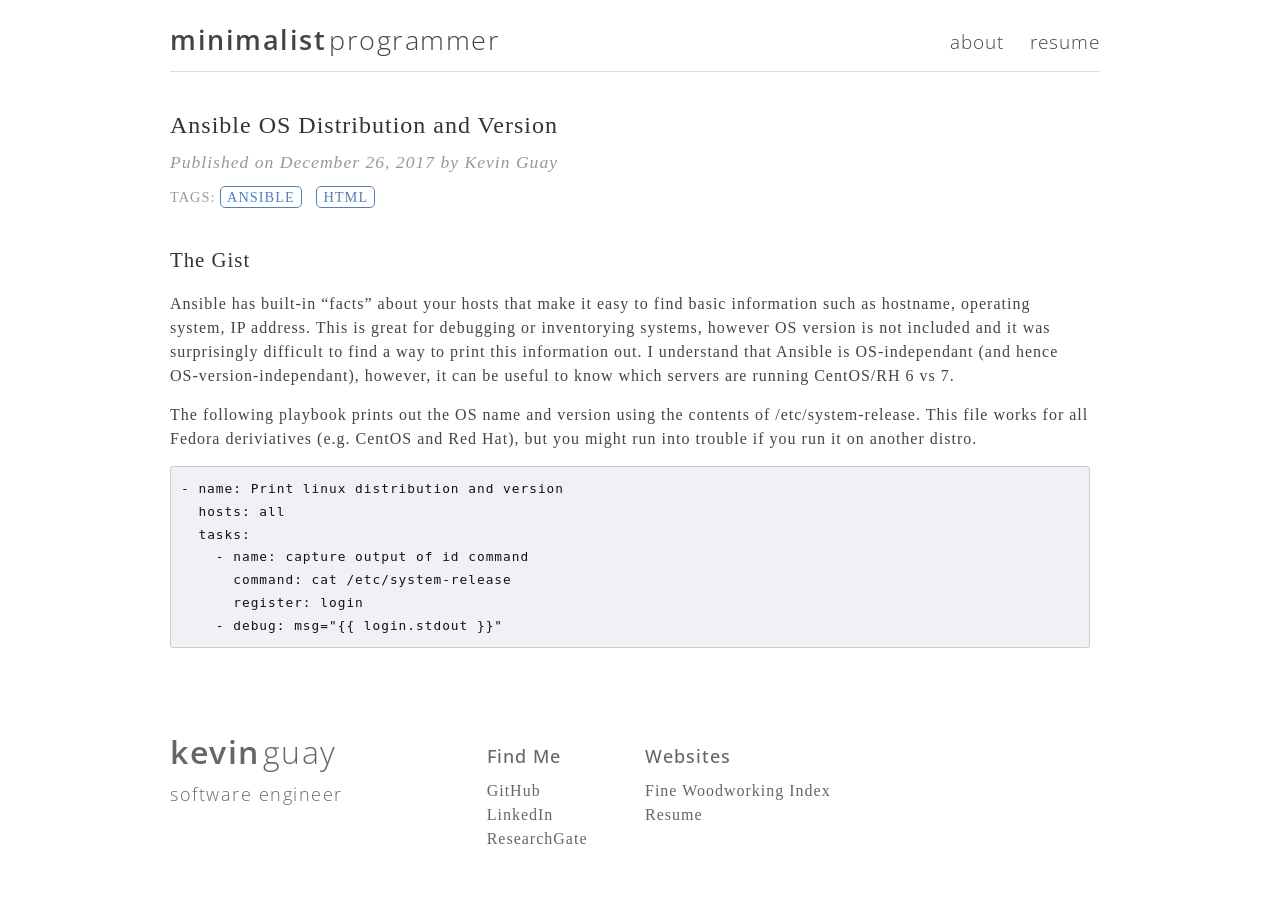
<file: posts/ansible-os-version/index.html>
<!DOCTYPE html>
<html lang="en">
  <head>
    <meta charset="utf-8">
    <title>Minimalist Programmer - Kevin Guay</title>
    <meta name="viewport" content="width=device-width, initial-scale=1">
    <meta name="keywords" content="Kevin Guay, Kevin, Guay, Kevin C Guay, minimalist, minimalist programmer, programmer, minimalistprogrammer, blog, minimalistblog, programmerblog, software development, software engineering, programming, it, information technology, maine, brunswick, boothbay, computing, resume, bio, personal, contact, Bigelow, Bigelow Laboratory for Ocean Science"/>
    <meta name="description" content="The Minimalist Programmer is a blog covering dev-ops, software engineering, programming, IT, and more by Kevin Guay"/>
    <meta name="author" content="Kevin Guay"/>
    
    <link rel="stylesheet" href="/css/bootstrap.css" media="screen">
    
    <link rel="stylesheet" href="/css/shoelace.css" type="text/css" media="screen"/>
    
    
    <link rel="stylesheet" href="/css/prism.css" type="text/css" media="screen"/>
    <link rel="stylesheet" href="/css/main.css" type="text/css" media="screen"/>
    <link rel="stylesheet" href="https://fonts.googleapis.com/css?family=Open+Sans:300,400,400i,600,700"/>
    
    
    <script async src="https://www.googletagmanager.com/gtag/js?id=UA-109988049-1"></script>
    <script>
      window.dataLayer = window.dataLayer || [];
      function gtag(){dataLayer.push(arguments);}
      gtag('js', new Date());

      gtag('config', 'UA-109988049-1');
    </script>
    
  </head>
  <body id="index">
    <nav class="navbar navbar-default">
  <div class="container">
    <div class="hidden-xs">
      <div class="menu pull-right">
        <a href="/about/">about</a>
        <a href="/about/resume/">resume</a>
        
      </div>
      <a href="/">
        <div class="title">
          <span style="font-weight:600;padding-right:3px;">minimalist</span>programmer
        </div>
      </a>
    </div>
    <div class="visible-xs">
      <center style="margin-top:10px;">
        <div class="menu pull-right">
          <a href="/about/" style="margin-right:15px;margin-left:15px;">about</a>
          <a href="/about/resume/" style="margin-right:15px;margin-left:15px;">resume</a>
          
        </div>
        <a href="/" class="pull-left">
          <div class="title"><span style="font-weight:600;padding-right:3px;">minimalist</span>programmer 
          </div>
        </a>
      </center>
    </div>
    <hr class="top"/>
  </div>
  <div class="container-fluid">
    
  </div>
</nav>
    <div class="main">
      <div id="main-container" class="container">
        
      
       
<div class="container">
      
  <h1 class="news-title">Ansible OS Distribution and Version</h1>
  <div class="date">Published on <span class="date-format">December 26, 2017</span> by Kevin Guay</div>
      
  <ul id="tags" class="hor-list">
    
    <li class="bubble green"><a href="/tags/ansible">Ansible</a></li>
    
    <li class="bubble green"><a href="/tags/html">HTML</a></li>
    
  </ul>

      
  

<h2 id="the-gist">The Gist</h2>

<p>Ansible has built-in &ldquo;facts&rdquo; about your hosts that make it easy to find basic information such as hostname, operating system, IP address. This is great for debugging or inventorying systems, however OS version is not included and it was surprisingly difficult to find a way to print this information out. I understand that Ansible is OS-independant (and hence OS-version-independant), however, it can be useful to know which servers are running CentOS/RH 6 vs 7.</p>

<p>The following playbook prints out the OS name and version using the contents of /etc/system-release. This file works for all Fedora deriviatives (e.g. CentOS and Red Hat), but you might run into trouble if you run it on another distro.</p>

<pre><code>- name: Print linux distribution and version
  hosts: all
  tasks:
    - name: capture output of id command
      command: cat /etc/system-release
      register: login
    - debug: msg=&quot;{{ login.stdout }}&quot;
</code></pre>

      
  
</div>
     
          </div>
        </div>
        
        <footer class="footer">
  <div class="container">
    <div class="row">
      <div class="col-md-4 hidden-xs">
        
        <div style="color:#666;font-size:2em;margin-top:15px;margin-bottom:0;" class="title"><span style="font-weight:600;padding-right:3px;">kevin</span>guay</div>
        <div style="color:#666;font-size:1.1em;margin-top:5px;" class="title">software engineer</div>
      </div>
      <div class="col-sm-4 col-md-2">
        <div style="color:white;font-size:6em;margin-top:0;" class="title visible-xs pull-right"><span style="font-weight:600;padding-right:3px;">m</span>p</div>
        <div class="heading white">Find Me</div>
        <ul class="no-bull left">
          <li> <a href="https://github.com/kguay" target="_blank">GitHub</a></li>
          <li> <a href="https://www.linkedin.com/in/kevincguay/" target="_blank">LinkedIn</a></li>
          <li> <a href="https://www.researchgate.net/profile/Kevin_Guay" target="_blank">ResearchGate</a></li>
        </ul>
      </div>
      <div class="col-sm-8 col-md-6">
        <div class="heading white">Websites</div>
        <ul class="no-bull left">
          <li> <a href="https://www.finewoodworkingindex.com" target="_blank">Fine Woodworking Index</a></li>
          
          <li> <a href="/about/resume">Resume</a></li>
        </ul>
      </div>
      
      
    </div>
  </div>
</footer>

        
        <script src="https://code.jquery.com/jquery-1.10.2.min.js"></script>
        <script src="/js/bootstrap.min.js"></script>
        
        
        
        <script src="/js/color.js" type="text/javascript"></script>
        <script src="/js/prism.js" type="text/javascript"></script>
        
        <script type="text/javascript" src="//s7.addthis.com/js/300/addthis_widget.js#pubid=ra-59ef333e58b3b003"></script>
    </body>
</html>
</file>
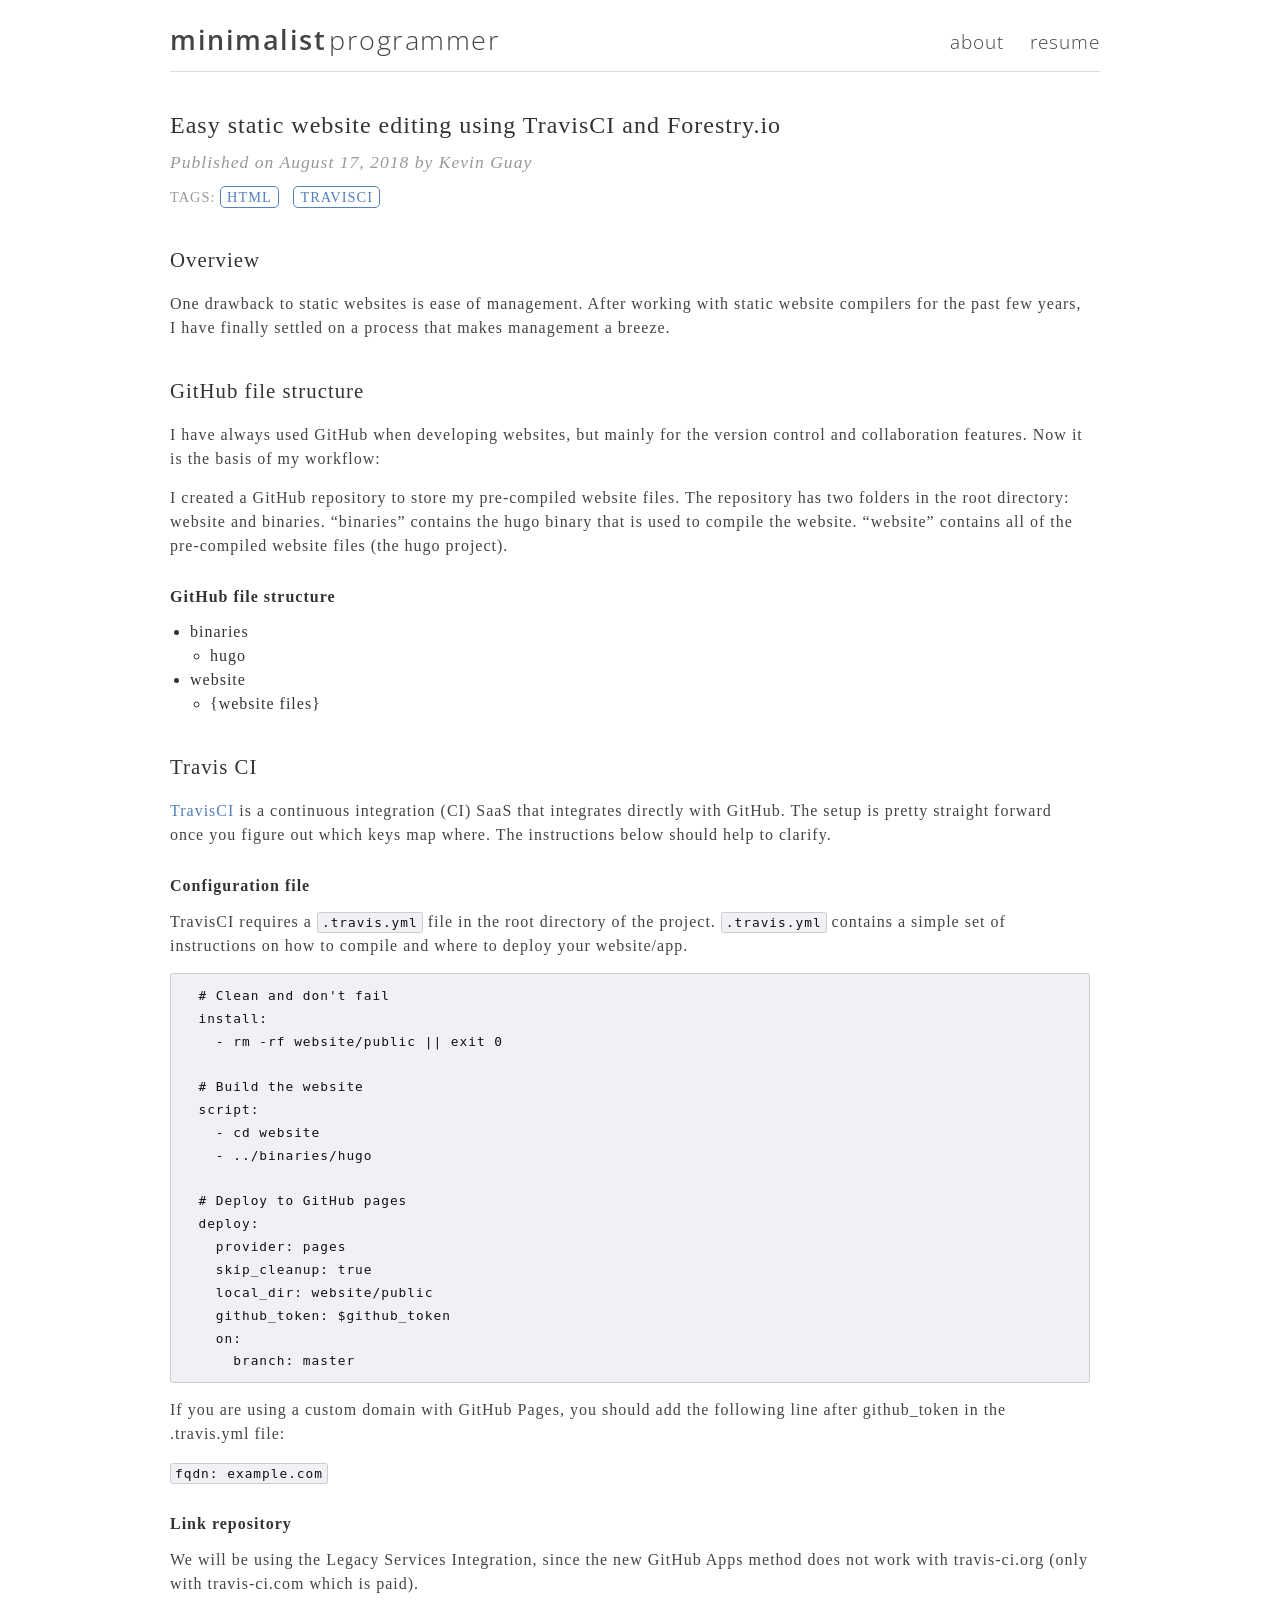
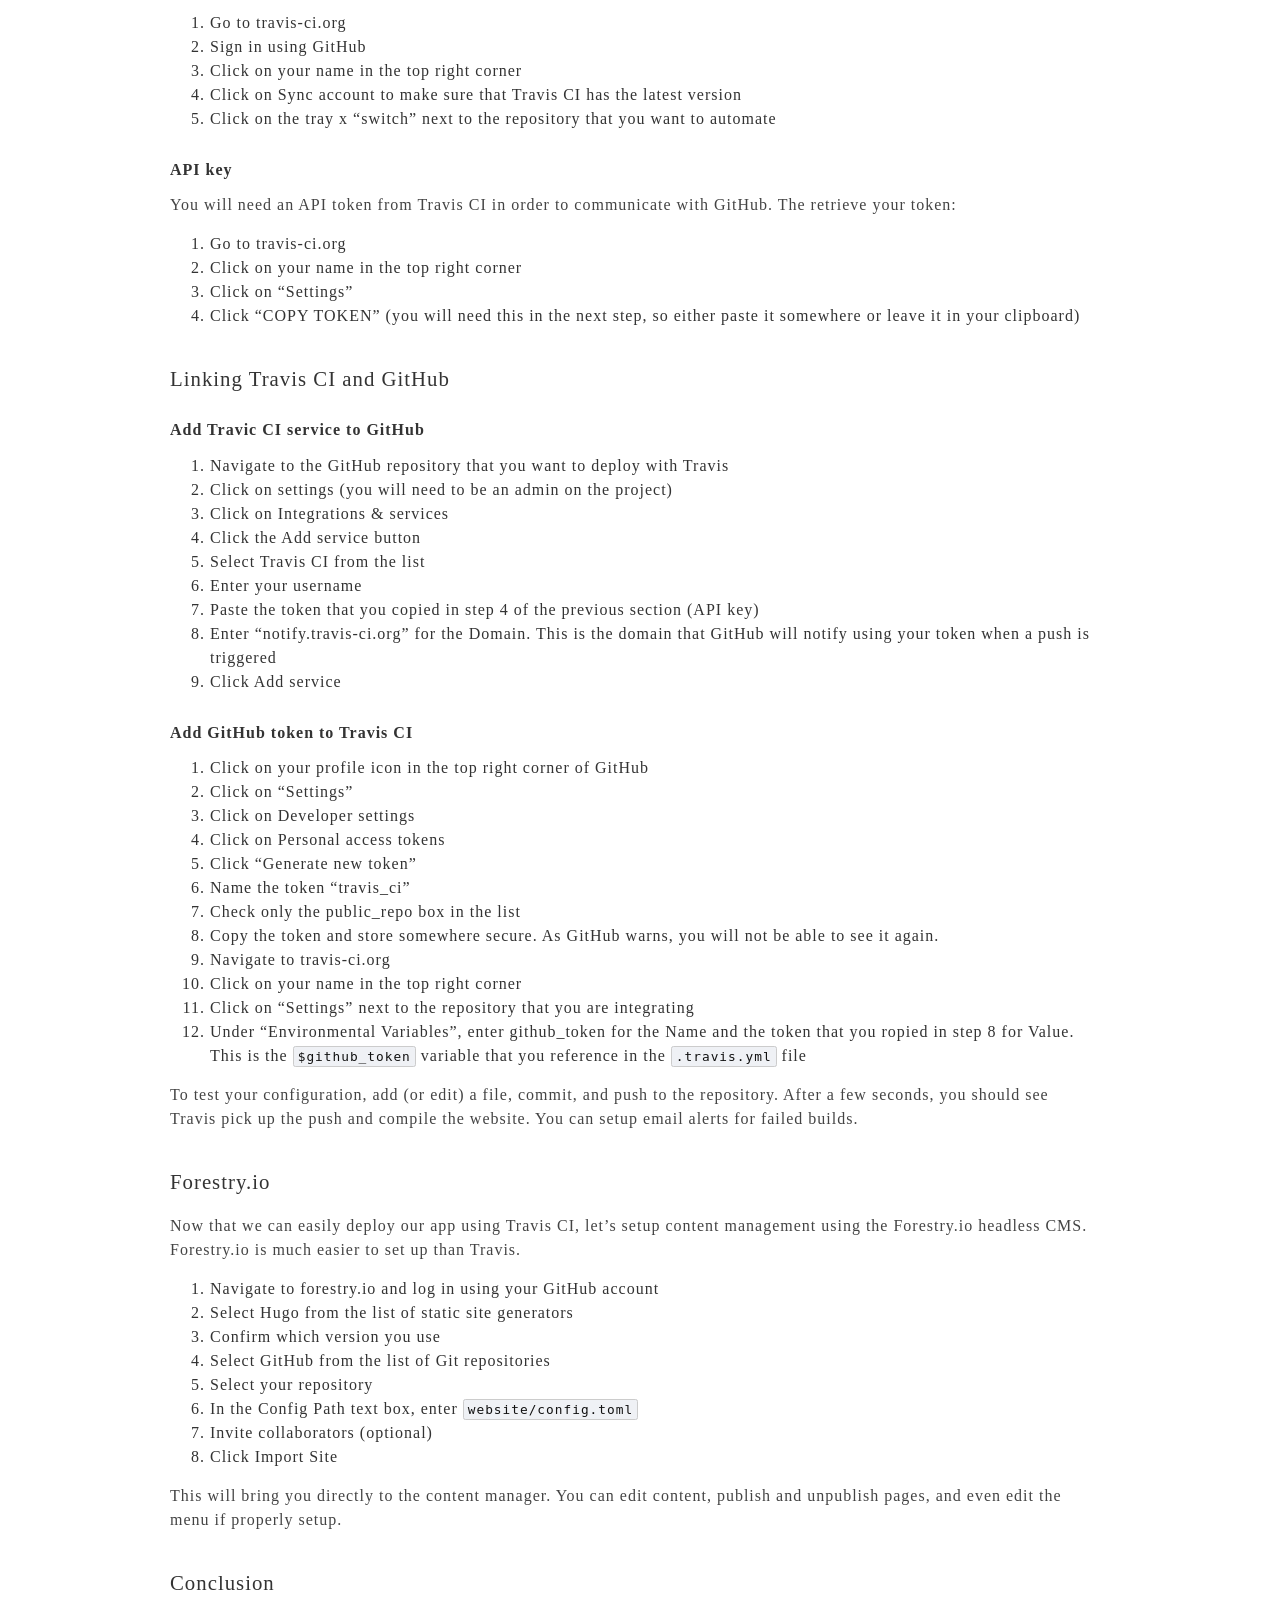
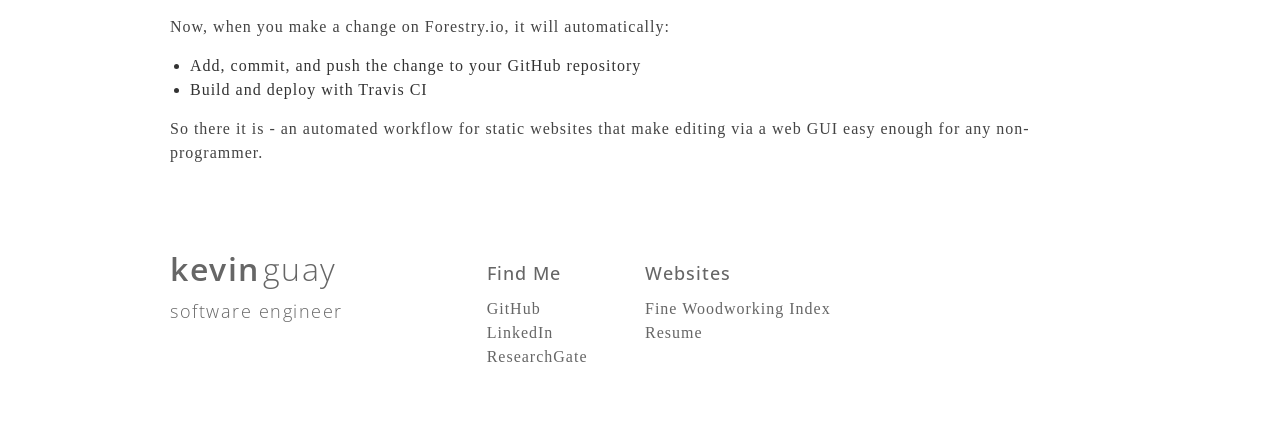
<file: posts/continuous-integration-and-content-management/index.html>
<!DOCTYPE html>
<html lang="en">
  <head>
    <meta charset="utf-8">
    <title>Minimalist Programmer - Kevin Guay</title>
    <meta name="viewport" content="width=device-width, initial-scale=1">
    <meta name="keywords" content="Kevin Guay, Kevin, Guay, Kevin C Guay, minimalist, minimalist programmer, programmer, minimalistprogrammer, blog, minimalistblog, programmerblog, software development, software engineering, programming, it, information technology, maine, brunswick, boothbay, computing, resume, bio, personal, contact, Bigelow, Bigelow Laboratory for Ocean Science"/>
    <meta name="description" content="The Minimalist Programmer is a blog covering dev-ops, software engineering, programming, IT, and more by Kevin Guay"/>
    <meta name="author" content="Kevin Guay"/>
    
    <link rel="stylesheet" href="/css/bootstrap.css" media="screen">
    
    <link rel="stylesheet" href="/css/shoelace.css" type="text/css" media="screen"/>
    
    
    <link rel="stylesheet" href="/css/prism.css" type="text/css" media="screen"/>
    <link rel="stylesheet" href="/css/main.css" type="text/css" media="screen"/>
    <link rel="stylesheet" href="https://fonts.googleapis.com/css?family=Open+Sans:300,400,400i,600,700"/>
    
    
    <script async src="https://www.googletagmanager.com/gtag/js?id=UA-109988049-1"></script>
    <script>
      window.dataLayer = window.dataLayer || [];
      function gtag(){dataLayer.push(arguments);}
      gtag('js', new Date());

      gtag('config', 'UA-109988049-1');
    </script>
    
  </head>
  <body id="index">
    <nav class="navbar navbar-default">
  <div class="container">
    <div class="hidden-xs">
      <div class="menu pull-right">
        <a href="/about/">about</a>
        <a href="/about/resume/">resume</a>
        
      </div>
      <a href="/">
        <div class="title">
          <span style="font-weight:600;padding-right:3px;">minimalist</span>programmer
        </div>
      </a>
    </div>
    <div class="visible-xs">
      <center style="margin-top:10px;">
        <div class="menu pull-right">
          <a href="/about/" style="margin-right:15px;margin-left:15px;">about</a>
          <a href="/about/resume/" style="margin-right:15px;margin-left:15px;">resume</a>
          
        </div>
        <a href="/" class="pull-left">
          <div class="title"><span style="font-weight:600;padding-right:3px;">minimalist</span>programmer 
          </div>
        </a>
      </center>
    </div>
    <hr class="top"/>
  </div>
  <div class="container-fluid">
    
  </div>
</nav>
    <div class="main">
      <div id="main-container" class="container">
        
      
       
<div class="container">
      
  <h1 class="news-title">Easy static website editing using TravisCI and Forestry.io</h1>
  <div class="date">Published on <span class="date-format">August 17, 2018</span> by Kevin Guay</div>
      
  <ul id="tags" class="hor-list">
    
    <li class="bubble green"><a href="/tags/html">HTML</a></li>
    
    <li class="bubble green"><a href="/tags/travisci">TravisCI</a></li>
    
  </ul>

      
  

<h2 id="overview">Overview</h2>

<p>One drawback to static websites is ease of management. After working with static website compilers for the past few years, I have finally settled on a process that makes management a breeze.</p>

<h2 id="github-file-structure">GitHub file structure</h2>

<p>I have always used GitHub when developing websites, but mainly for the version control and collaboration features. Now it is the basis of my workflow:</p>

<p>I created a GitHub repository to store my pre-compiled website files. The repository has two folders in the root directory: website and binaries. &ldquo;binaries&rdquo; contains the hugo binary that is used to compile the website. &ldquo;website&rdquo; contains all of the pre-compiled website files (the hugo project).</p>

<h3 id="github-file-structure-1">GitHub file structure</h3>

<ul>
<li>binaries

<ul>
<li>hugo</li>
</ul></li>
<li>website

<ul>
<li>{website files}</li>
</ul></li>
</ul>

<h2 id="travis-ci">Travis CI</h2>

<p><a href="https://travis-ci.org/">TravisCI</a> is a continuous integration (CI) SaaS that integrates directly with GitHub. The setup is pretty straight forward once you figure out which keys map where. The instructions below should help to clarify.</p>

<h3 id="configuration-file">Configuration file</h3>

<p>TravisCI requires a <code>.travis.yml</code> file in the root directory of the project. <code>.travis.yml</code> contains a simple set of instructions on how to compile and where to deploy your website/app.</p>

<pre><code>  # Clean and don't fail
  install:
    - rm -rf website/public || exit 0

  # Build the website
  script:
    - cd website
    - ../binaries/hugo

  # Deploy to GitHub pages
  deploy:
    provider: pages
    skip_cleanup: true
    local_dir: website/public
    github_token: $github_token
    on:
      branch: master
</code></pre>

<p>If you are using a custom domain with GitHub Pages, you should add the following line after github_token in the .travis.yml file:</p>

<p><code>fqdn: example.com</code></p>

<h3 id="link-repository">Link repository</h3>

<p>We will be using the Legacy Services Integration, since the new GitHub Apps method does not work with travis-ci.org (only with travis-ci.com which is paid).</p>

<ol>
<li>Go to travis-ci.org</li>
<li>Sign in using GitHub</li>
<li>Click on your name in the top right corner</li>
<li>Click on Sync account to make sure that Travis CI has the latest version</li>
<li>Click on the tray x &ldquo;switch&rdquo; next to the repository that you want to automate</li>
</ol>

<h3 id="api-key">API key</h3>

<p>You will need an API token from Travis CI in order to communicate with GitHub. The retrieve your token:</p>

<ol>
<li>Go to travis-ci.org</li>
<li>Click on your name in the top right corner</li>
<li>Click on &ldquo;Settings&rdquo;</li>
<li>Click &ldquo;COPY TOKEN&rdquo; (you will need this in the next step, so either paste it somewhere or leave it in your clipboard)</li>
</ol>

<h2 id="linking-travis-ci-and-github">Linking Travis CI and GitHub</h2>

<h3 id="add-travic-ci-service-to-github">Add Travic CI service to GitHub</h3>

<ol>
<li>Navigate to the GitHub repository that you want to deploy with Travis</li>
<li>Click on settings (you will need to be an admin on the project)</li>
<li>Click on Integrations &amp; services</li>
<li>Click the Add service button</li>
<li>Select Travis CI from the list</li>
<li>Enter your username</li>
<li>Paste the token that you copied in step 4 of the previous section (API key)</li>
<li>Enter &ldquo;notify.travis-ci.org&rdquo; for the Domain. This is the domain that GitHub will notify using your token when a push is triggered</li>
<li>Click Add service</li>
</ol>

<h3 id="add-github-token-to-travis-ci">Add GitHub token to Travis CI</h3>

<ol>
<li>Click on your profile icon in the top right corner of GitHub</li>
<li>Click on &ldquo;Settings&rdquo;</li>
<li>Click on Developer settings</li>
<li>Click on Personal access tokens</li>
<li>Click &ldquo;Generate new token&rdquo;</li>
<li>Name the token &ldquo;travis_ci&rdquo;</li>
<li>Check only the public_repo box in the list</li>
<li>Copy the token and store somewhere secure. As GitHub warns, you will not be able to see it again.</li>
<li>Navigate to travis-ci.org</li>
<li>Click on your name in the top right corner</li>
<li>Click on “Settings” next to the repository that you are integrating</li>
<li>Under &ldquo;Environmental Variables&rdquo;, enter github_token for the Name and the token that you ropied in step 8 for Value. This is the <code>$github_token</code> variable that you reference in the <code>.travis.yml</code> file</li>
</ol>

<p>To test your configuration, add (or edit) a file, commit, and push to the repository. After a few seconds, you should see Travis pick up the push and compile the website. You can setup email alerts for failed builds.</p>

<h2 id="forestry-io">Forestry.io</h2>

<p>Now that we can easily deploy our app using Travis CI, let&rsquo;s setup content management using the Forestry.io headless CMS. Forestry.io is much easier to set up than Travis.</p>

<ol>
<li>Navigate to forestry.io and log in using your GitHub account</li>
<li>Select Hugo from the list of static site generators</li>
<li>Confirm which version you use</li>
<li>Select GitHub from the list of Git repositories</li>
<li>Select your repository</li>
<li>In the Config Path text box, enter <code>website/config.toml</code></li>
<li>Invite collaborators (optional)</li>
<li>Click Import Site</li>
</ol>

<p>This will bring you directly to the content manager. You can edit content, publish and unpublish pages, and even edit the menu if properly setup.</p>

<h2 id="conclusion">Conclusion</h2>

<p>Now, when you make a change on Forestry.io, it will automatically:</p>

<ul>
<li>Add, commit, and push the change to your GitHub repository</li>
<li>Build and deploy with Travis CI</li>
</ul>

<p>So there it is - an automated workflow for static websites that make editing via a web GUI easy enough for any non-programmer.</p>

      
  
</div>
     
          </div>
        </div>
        
        <footer class="footer">
  <div class="container">
    <div class="row">
      <div class="col-md-4 hidden-xs">
        
        <div style="color:#666;font-size:2em;margin-top:15px;margin-bottom:0;" class="title"><span style="font-weight:600;padding-right:3px;">kevin</span>guay</div>
        <div style="color:#666;font-size:1.1em;margin-top:5px;" class="title">software engineer</div>
      </div>
      <div class="col-sm-4 col-md-2">
        <div style="color:white;font-size:6em;margin-top:0;" class="title visible-xs pull-right"><span style="font-weight:600;padding-right:3px;">m</span>p</div>
        <div class="heading white">Find Me</div>
        <ul class="no-bull left">
          <li> <a href="https://github.com/kguay" target="_blank">GitHub</a></li>
          <li> <a href="https://www.linkedin.com/in/kevincguay/" target="_blank">LinkedIn</a></li>
          <li> <a href="https://www.researchgate.net/profile/Kevin_Guay" target="_blank">ResearchGate</a></li>
        </ul>
      </div>
      <div class="col-sm-8 col-md-6">
        <div class="heading white">Websites</div>
        <ul class="no-bull left">
          <li> <a href="https://www.finewoodworkingindex.com" target="_blank">Fine Woodworking Index</a></li>
          
          <li> <a href="/about/resume">Resume</a></li>
        </ul>
      </div>
      
      
    </div>
  </div>
</footer>

        
        <script src="https://code.jquery.com/jquery-1.10.2.min.js"></script>
        <script src="/js/bootstrap.min.js"></script>
        
        
        
        <script src="/js/color.js" type="text/javascript"></script>
        <script src="/js/prism.js" type="text/javascript"></script>
        
        <script type="text/javascript" src="//s7.addthis.com/js/300/addthis_widget.js#pubid=ra-59ef333e58b3b003"></script>
    </body>
</html>
</file>
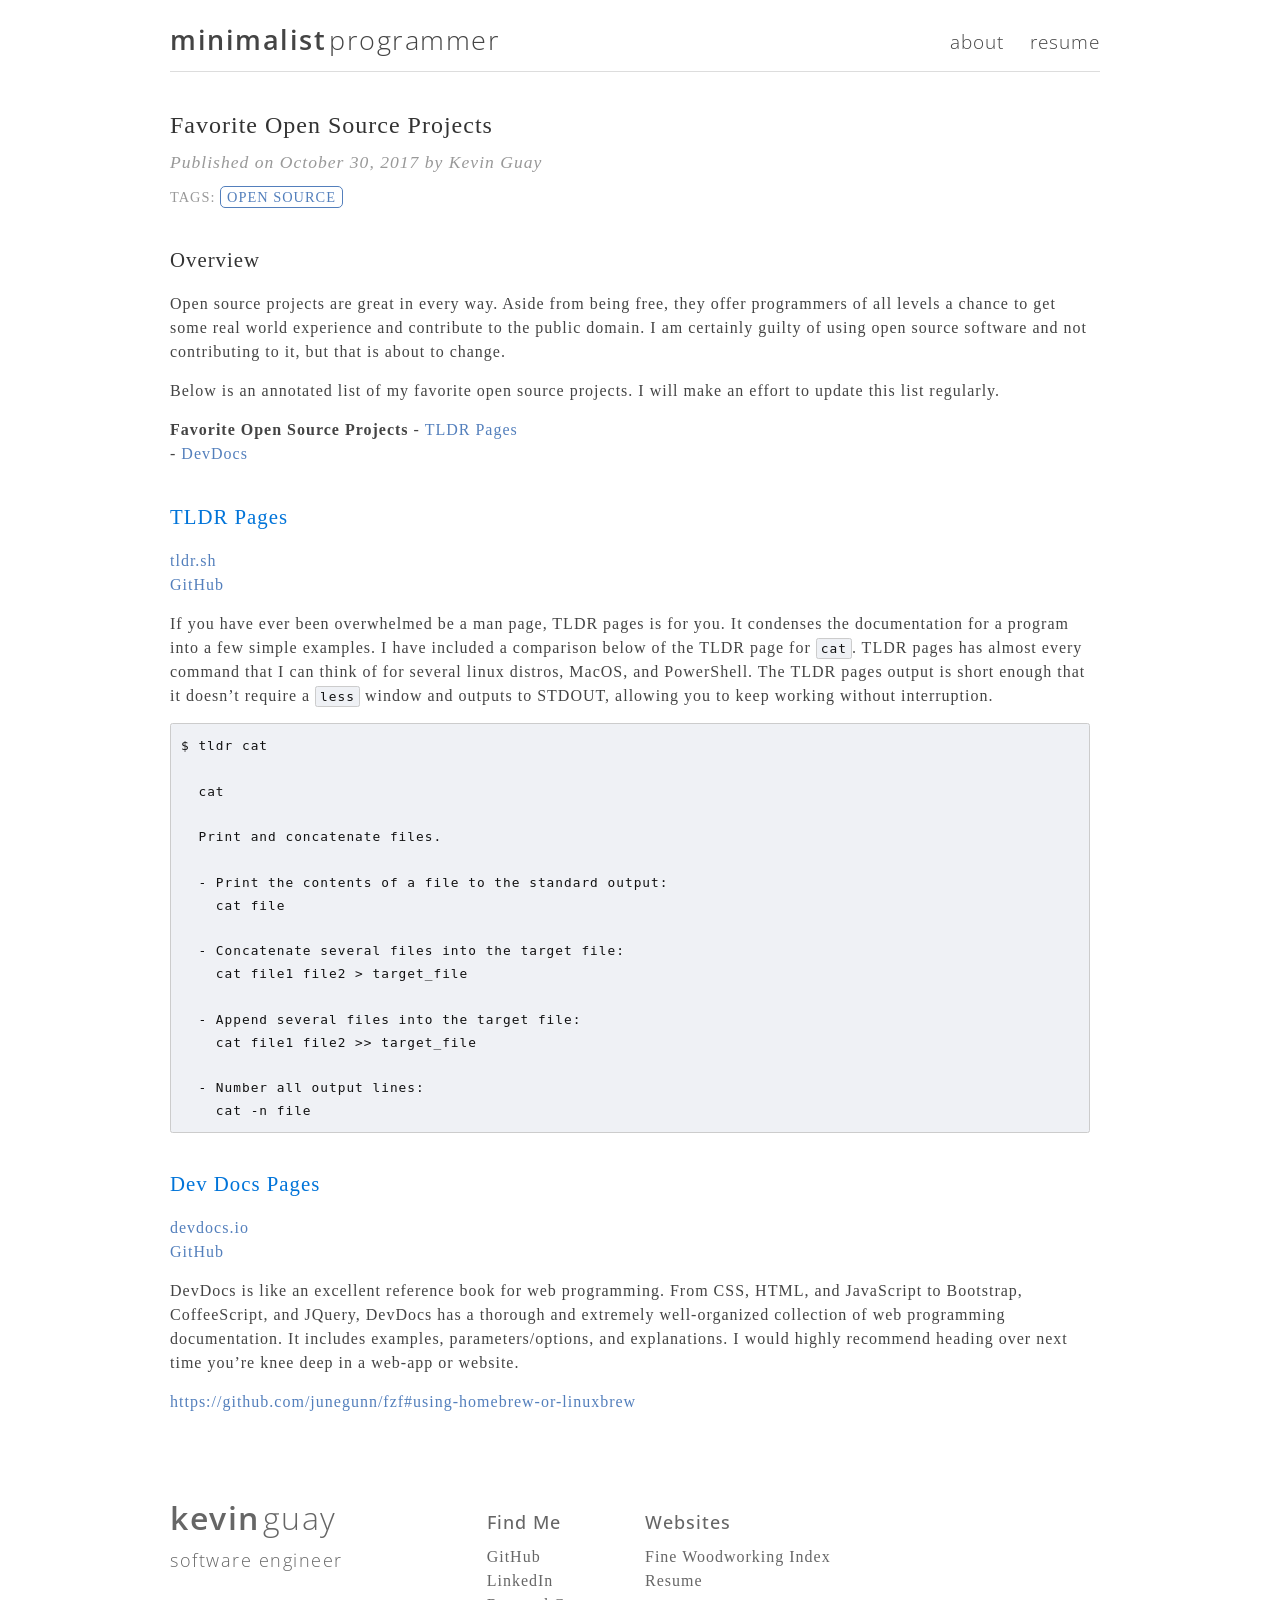
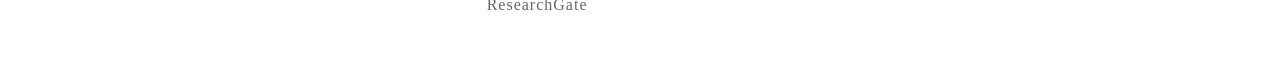
<file: posts/favorite-open-source-projects/index.html>
<!DOCTYPE html>
<html lang="en">
  <head>
    <meta charset="utf-8">
    <title>Minimalist Programmer - Kevin Guay</title>
    <meta name="viewport" content="width=device-width, initial-scale=1">
    <meta name="keywords" content="Kevin Guay, Kevin, Guay, Kevin C Guay, minimalist, minimalist programmer, programmer, minimalistprogrammer, blog, minimalistblog, programmerblog, software development, software engineering, programming, it, information technology, maine, brunswick, boothbay, computing, resume, bio, personal, contact, Bigelow, Bigelow Laboratory for Ocean Science"/>
    <meta name="description" content="The Minimalist Programmer is a blog covering dev-ops, software engineering, programming, IT, and more by Kevin Guay"/>
    <meta name="author" content="Kevin Guay"/>
    
    <link rel="stylesheet" href="/css/bootstrap.css" media="screen">
    
    <link rel="stylesheet" href="/css/shoelace.css" type="text/css" media="screen"/>
    
    
    <link rel="stylesheet" href="/css/prism.css" type="text/css" media="screen"/>
    <link rel="stylesheet" href="/css/main.css" type="text/css" media="screen"/>
    <link rel="stylesheet" href="https://fonts.googleapis.com/css?family=Open+Sans:300,400,400i,600,700"/>
    
    
    <script async src="https://www.googletagmanager.com/gtag/js?id=UA-109988049-1"></script>
    <script>
      window.dataLayer = window.dataLayer || [];
      function gtag(){dataLayer.push(arguments);}
      gtag('js', new Date());

      gtag('config', 'UA-109988049-1');
    </script>
    
  </head>
  <body id="index">
    <nav class="navbar navbar-default">
  <div class="container">
    <div class="hidden-xs">
      <div class="menu pull-right">
        <a href="/about/">about</a>
        <a href="/about/resume/">resume</a>
        
      </div>
      <a href="/">
        <div class="title">
          <span style="font-weight:600;padding-right:3px;">minimalist</span>programmer
        </div>
      </a>
    </div>
    <div class="visible-xs">
      <center style="margin-top:10px;">
        <div class="menu pull-right">
          <a href="/about/" style="margin-right:15px;margin-left:15px;">about</a>
          <a href="/about/resume/" style="margin-right:15px;margin-left:15px;">resume</a>
          
        </div>
        <a href="/" class="pull-left">
          <div class="title"><span style="font-weight:600;padding-right:3px;">minimalist</span>programmer 
          </div>
        </a>
      </center>
    </div>
    <hr class="top"/>
  </div>
  <div class="container-fluid">
    
  </div>
</nav>
    <div class="main">
      <div id="main-container" class="container">
        
      
       
<div class="container">
      
  <h1 class="news-title">Favorite Open Source Projects</h1>
  <div class="date">Published on <span class="date-format">October 30, 2017</span> by Kevin Guay</div>
      
  <ul id="tags" class="hor-list">
    
    <li class="bubble green"><a href="/tags/open%20source">Open Source</a></li>
    
  </ul>

      
  

<h2 id="overview">Overview</h2>

<p>Open source projects are great in every way. Aside from being free, they offer programmers of all levels a chance to get some real world experience and contribute to the public domain. I am certainly guilty of using open source software and not contributing to it, but that is about to change.</p>

<p>Below is an annotated list of my favorite open source projects. I will make an effort to update this list regularly.</p>

<p><strong>Favorite Open Source Projects</strong>
- <a href="#tldrpages">TLDR Pages</a><br />
- <a href="#devdocs">DevDocs</a></p>

<p><a name="tldrpages"></p>

<h2 id="tldr-pages">TLDR Pages</h2>

<p><a href="http://tldr.sh/" target="_blank">tldr.sh</a><br />
<a href="https://github.com/tldr-pages/tldr" target="_blank">GitHub</a></p>

<p>If you have ever been overwhelmed be a man page, TLDR pages is for you. It condenses the documentation for a program into a few simple examples. I have included a comparison below of the TLDR page for <code>cat</code>. TLDR pages has almost every command that I can think of for several linux distros, MacOS, and PowerShell. The TLDR pages output is short enough that it doesn&rsquo;t require a <code>less</code> window and outputs to STDOUT, allowing you to keep working without interruption.</p>

<pre><code>$ tldr cat

  cat

  Print and concatenate files.

  - Print the contents of a file to the standard output:
    cat file

  - Concatenate several files into the target file:
    cat file1 file2 &gt; target_file

  - Append several files into the target file:
    cat file1 file2 &gt;&gt; target_file

  - Number all output lines:
    cat -n file
</code></pre>

<p><a name="devdocs"></p>

<h2 id="dev-docs-pages">Dev Docs Pages</h2>

<p><a href="http://devdocs.io/" target="_blank">devdocs.io</a><br />
<a href="https://github.com/Thibaut/devdocs" target="_blank">GitHub</a></p>

<p>DevDocs is like an excellent reference book for web programming. From CSS, HTML, and JavaScript to Bootstrap, CoffeeScript, and JQuery, DevDocs has a thorough and extremely well-organized collection of web programming documentation. It includes examples, parameters/options, and explanations. I would highly recommend heading over next time you&rsquo;re knee deep in a web-app or website.</p>

<p><a href="https://github.com/junegunn/fzf#using-homebrew-or-linuxbrew">https://github.com/junegunn/fzf#using-homebrew-or-linuxbrew</a></p>

      
  
</div>
     
          </div>
        </div>
        
        <footer class="footer">
  <div class="container">
    <div class="row">
      <div class="col-md-4 hidden-xs">
        
        <div style="color:#666;font-size:2em;margin-top:15px;margin-bottom:0;" class="title"><span style="font-weight:600;padding-right:3px;">kevin</span>guay</div>
        <div style="color:#666;font-size:1.1em;margin-top:5px;" class="title">software engineer</div>
      </div>
      <div class="col-sm-4 col-md-2">
        <div style="color:white;font-size:6em;margin-top:0;" class="title visible-xs pull-right"><span style="font-weight:600;padding-right:3px;">m</span>p</div>
        <div class="heading white">Find Me</div>
        <ul class="no-bull left">
          <li> <a href="https://github.com/kguay" target="_blank">GitHub</a></li>
          <li> <a href="https://www.linkedin.com/in/kevincguay/" target="_blank">LinkedIn</a></li>
          <li> <a href="https://www.researchgate.net/profile/Kevin_Guay" target="_blank">ResearchGate</a></li>
        </ul>
      </div>
      <div class="col-sm-8 col-md-6">
        <div class="heading white">Websites</div>
        <ul class="no-bull left">
          <li> <a href="https://www.finewoodworkingindex.com" target="_blank">Fine Woodworking Index</a></li>
          
          <li> <a href="/about/resume">Resume</a></li>
        </ul>
      </div>
      
      
    </div>
  </div>
</footer>

        
        <script src="https://code.jquery.com/jquery-1.10.2.min.js"></script>
        <script src="/js/bootstrap.min.js"></script>
        
        
        
        <script src="/js/color.js" type="text/javascript"></script>
        <script src="/js/prism.js" type="text/javascript"></script>
        
        <script type="text/javascript" src="//s7.addthis.com/js/300/addthis_widget.js#pubid=ra-59ef333e58b3b003"></script>
    </body>
</html>
</file>
<file: css/prism.css>
/* http://prismjs.com/download.html?themes=prism&languages=markup+css+clike+javascript+c+bash+ini+java+json+php+pug+python+r+sql+yaml&plugins=command-line */
/**
 * prism.js default theme for JavaScript, CSS and HTML
 * Based on dabblet (http://dabblet.com)
 * @author Lea Verou
 */

code[class*="language-"],
pre[class*="language-"] {
	color: black;
	background: none;
	text-shadow: 0 1px white;
	font-family: Consolas, Monaco, 'Andale Mono', 'Ubuntu Mono', monospace;
	text-align: left;
	white-space: pre;
	word-spacing: normal;
	word-break: normal;
	word-wrap: normal;
	line-height: 1.5;

	-moz-tab-size: 4;
	-o-tab-size: 4;
	tab-size: 4;

	-webkit-hyphens: none;
	-moz-hyphens: none;
	-ms-hyphens: none;
	hyphens: none;
}

pre[class*="language-"]::-moz-selection, pre[class*="language-"] ::-moz-selection,
code[class*="language-"]::-moz-selection, code[class*="language-"] ::-moz-selection {
	text-shadow: none;
	background: #b3d4fc;
}

pre[class*="language-"]::selection, pre[class*="language-"] ::selection,
code[class*="language-"]::selection, code[class*="language-"] ::selection {
	text-shadow: none;
	background: #b3d4fc;
}

@media print {
	code[class*="language-"],
	pre[class*="language-"] {
		text-shadow: none;
	}
}

/* Code blocks */
pre[class*="language-"] {
	padding: 1em;
	margin: .5em 0;
	overflow: auto;
}

:not(pre) > code[class*="language-"],
pre[class*="language-"] {
	background: #f5f2f0;
}

/* Inline code */
:not(pre) > code[class*="language-"] {
	padding: .1em;
	border-radius: .3em;
	white-space: normal;
}

.token.comment,
.token.prolog,
.token.doctype,
.token.cdata {
	color: slategray;
}

.token.punctuation {
	color: #999;
}

.namespace {
	opacity: .7;
}

.token.property,
.token.tag,
.token.boolean,
.token.number,
.token.constant,
.token.symbol,
.token.deleted {
	color: #905;
}

.token.selector,
.token.attr-name,
.token.string,
.token.char,
.token.builtin,
.token.inserted {
	color: #690;
}

.token.operator,
.token.entity,
.token.url,
.language-css .token.string,
.style .token.string {
	color: #a67f59;
	background: hsla(0, 0%, 100%, .5);
}

.token.atrule,
.token.attr-value,
.token.keyword {
	color: #07a;
}

.token.function {
	color: #DD4A68;
}

.token.regex,
.token.important,
.token.variable {
	color: #e90;
}

.token.important,
.token.bold {
	font-weight: bold;
}
.token.italic {
	font-style: italic;
}

.token.entity {
	cursor: help;
}

.command-line-prompt {
	border-right: 1px solid #999;
	display: block;
	float: left;
	font-size: 100%;
	letter-spacing: -1px;
	margin-right: 1em;
	pointer-events: none;

	-webkit-user-select: none;
	-moz-user-select: none;
	-ms-user-select: none;
	user-select: none;
}

.command-line-prompt > span:before {
	color: #999;
	content: ' ';
	display: block;
	padding-right: 0.8em;
}

.command-line-prompt > span[data-user]:before {
	content: "[" attr(data-user) "@" attr(data-host) "] $";
}

.command-line-prompt > span[data-user="root"]:before {
	content: "[" attr(data-user) "@" attr(data-host) "] #";
}

.command-line-prompt > span[data-prompt]:before {
	content: attr(data-prompt);
}
</file>
<file: css/main.css>
body {
  font-family: Georgia, Times, serif !important;
  font-size: 16px;
  font-weight: 300;
  margin-bottom: 150px;
  letter-spacing: 1px;
  color: #333; 
}
/*@media (min-width: 580px) {*/
	.container, .container-fluid {
	  padding-left: 0;
	}
/*}*/


.main {
  min-height: 61vh;
}

/** Headers **/
h1, h2, h3, h4, h5, h6 {
  font-family: "Georgia" !important;
  font-weight: 400;
  margin-top: 40px;
  margin-bottom: 20px; 
}

h1 {
  font-size: 1.5em;
  font-weight: 400;
  margin-top: 0px;
}

h2 {
  font-size: 1.3em;
  font-weight: 400; 
}

h3 {
  font-size: 1em;
  font-weight: 600;
  margin-top: 30px;
  margin-bottom: 15px; 
}

h4 {
  font-size: 1.2em;
  font-weight: 500; 
}

h5 {
  font-size: 1em;
  font-weight: 300; 
}

/** Paragraph **/
p {
  color: #444;
  font-weight: 300;
  line-height: 1.5; 
}

/** Links **/
a:link,
a:visited,
a:hover,
a:active {
  color: #537FBC;
  text-decoration: none; 
}

/** mouse over link **/
a:hover {
  color: #444 !important; 
}

/** Code **/
pre {
  background-color: #f0f0f0;
  background-color: #eff1f5 !important; 
}

pre code {
  font-size: 0.8em;
  line-height: auto;
  border: none; 
}

code {
  font-size: 0.8em;
  border: 1px solid #ccc;
  background-color: #f0f0f0;
  background-color: #eff1f5; 
}

.title {
  font-family: 'Open Sans', sans-serif;
  font-weight: 300;
  font-size: 1.7em;
  letter-spacing: 1.5px;
  color: #537FBC;
  color: #444;
  max-width: 700px;
  margin-top: 10px;
  margin-bottom: 30px;
}
.sidebar {
  font-size:1.3em !important;
  margin-bottom: 10px !important;
}
@media (min-width: 768px) {
  .title {
    margin-bottom: 30px; 
  } 
}
@media (max-width: 768px) {
  .title {
    margin-bottom: 0px;
    margin-top: 35px; 
  } 
}

.menu {
  font-family: 'Open Sans', sans-serif;
  font-weight: 300;
  margin-top: 8px;
  font-size: 1.2em;
/* mouse over link */ }
.menu a:link,
.menu a:visited,
.menu a:hover,
.menu a:active {
  color: #444;
  text-decoration: none; 
}
@media (min-width: 768px) {
  .menu a:link,
  .menu a:visited,
  .menu a:hover,
  .menu a:active {
    margin-left: 20px; 
  } 
}
.menu a:hover {
  color: #444 !important;
  text-decoration: underline; 
}

.bubble.green {
  background-color: white;
  border-radius: 5px;
  border: #537FBC solid 1px;
  color: #aaa;
  padding: 2px 6px;
  border-radius: 5px;
  margin-right: 10px;
}

.bubble.yellow {
  background-color: #F9D066;
  color: #C8760A;
  padding: 2px 6px;
  border-radius: 5px;
  margin-right: 10px;
}

hr.top {
  width: 100%;
  color: #999;
  color: #f2f2f2;
  height: .5px;
  margin-left: 0px !important;
}
@media (min-width: 768px) {
  hr.top {
    margin-top: -20px;
    margin-left: -10px; 
  } 
}

a.navbar-header:hover {
  color: #333; 
}

.navbar-default {
  background-color: rgba(0, 0, 0, 0) !important;
  border: none;
  margin-top: 10px; 
}

@media (max-width: 580px) {
  .navbar-default,
  .container, .container-fluid {
    margin-left: 15px;
    margin-right: 25px; 
  } 
}
nav ul {
  font-size: 1.3em;
  text-align: right; 
}

ul {
  padding-left: 20px;
  font-weight: 200; 
}

/** Resume **/
.resume {
  font-family: 'Open Sans', sans-serif; 
}
.resume .row {
  margin-bottom: 30px; 
}
.resume ul {
  margin-left: 0 !important;
  padding-left: 0 !important;
  font-size: 1em;
  font-weight: 300; 
}
.resume h1, .resume h2, .resume h3, .resume h4, .resume h5, .resume h6 {
  font-family: 'Open Sans', sans-serif !important;
  margin-top: 5px;
  margin-right: 0;
  margin-bottom: 0;
  margin-left: 0;
  padding-top: 0;
  padding-right: 0;
  padding-bottom: 0;
  padding-left: 0; 
}
.resume h1 {
  font-size: 1em;
  margin-top: 15px; 
}
.resume h2 {
  font-size: 1em; 
}
.resume .title {
  font-size: 1.2em;
  margin-top: 8px; 
}

ul.pubs {
  list-style-type: none;
  padding-left: 32px;
  text-indent: -20px;
  font-size: 1em;
  font-weight: 300; 
}
ul.pubs li {
  margin-bottom: 0.9em; 
}
ul.pubs li .this-author {
  font-weight: 500; 
}

ul.no-bull {
  list-style: none; 
}

ul.left {
  padding-left: 0px; 
}

.no-left {
  @media (min-width: 560px) {
    padding-left: 0 !important;
    margin-left: 0 !important;
    left: 0 !important; 
  }
}

.para {
  color: #ccc !important;
  margin-left: 10px; 
}

.para:hover {
  color: #6A019E !important; 
}

.contact {
  color: #777 !important; 
}

.contact:hover {
  color: #333 !important; 
}

.green {
  color: #6a9d00; 
}

.gray {
  color: #777 !important; 
}

h1.title {
  font-size: 3.7em;
  color: #6a9d00;
  text-align: center;
  margin-top: 50px; 
}
h1.news-title {
  font-size: 1.5em;
}

h2.subtitle {
  font-size: 1.3em;
  font-style: italic;
  color: #6a9d00;
  text-align: center;
  margin-bottom: 40px; 
}

h3.date {
  color: #444;
  font-size: 1.15em; 
}

h3.title {
  color: #444;
  font-size: 1.3em;
  font-weight: bold; 
}

h4 {
  margin-top: 30px; 
}

.no-bot {
  margin-bottom: 0px; 
}

.no-top {
  margin-top: 5px; 
}

hr {
  height: 0.5px;
  background-color: #ccc; 
}

.top-20 {
  margin-top: 20px; 
}

.section {
  margin-left: 20px; 
}
.section p {
  margin-left: 20px; 
}

.position {
  margin-left: 20px; 
}

ul.no-bull {
  list-style: none; 
}

.right {
  text-align: right; 
}

.text-medium {
  font-size: 3em; 
}

li {
  font-size: 1em; 
}

.frame {
  height: 90px;
  /* equals max image height */
  white-space: nowrap;
  text-align: center;
  margin: 1em 0; 
}

.helper {
  display: inline-block;
  height: 100%;
  vertical-align: middle; 
}

img.vcenter {
  vertical-align: middle;
  max-height: 90px; 
}

.section-title {
  color: #7CA35B; 
}

.green {
  background-color: #7CA35B; 
}

.date {
  color: #7CA35B;
  color: #999;
  font-size: 1.1em;
  margin-top: -10px;
  margin-bottom: 10px;
  font-style: italic; 
}

ul.hor-list {
  list-style: none;
  margin: 0;
  padding: 0;
  margin-bottom: 20px;
  text-transform: uppercase;
  font-size: 0.9em;
  color: #999; 
  display: inline;
}

ul.hor-list li {
  display: inline; 
}

ul.hor-list:before {
  content: "Tags: "; 
}

ul.hor-list li:after {
/*  content: ", ";*/
}

ul.hor-list li:last-child:after {
  content: ""; 
}

.capsize {
  text-transform: uppercase;
  font-family: "Georgia" !important; 
}

/** Footer **/
footer {
  background-color: white;
  color: #666;
  min-height: 200px;
  bottom: 0;
  width: 100%;
  float: left;
  margin-top: 50px;
  -webkit-font-smoothing: antialiased;
/** mouse over link **/ }
footer a:link,
footer a:visited,
footer a:hover,
footer a:active {
  color: #666;
  text-decoration: none; 
}
footer a:hover {
  color: #666 !important;
  text-decoration: underline; 
}
footer .heading {
  font-family: 'Open Sans', sans-serif !important;
  font-weight: 300;
  font-weight: 500;
  font-size: 17.6px;
  letter-spacing: 1px;
  line-height: 26.4px;
  margin-bottom: 10px;
  margin-top: 30px; 
}
footer .btn-blue {
  background-color: white;
  color: #666 !important;
  border: solid 1px #666; 
}
footer .btn-blue:hover {
  background-color: #407EB4;
  background-color: #333; 
}

/* relevant styles */
.img__wrap {
  position: relative; 
}

.img__description_layer {
  position: absolute;
  top: 20px;
  margin-left: 20px;
  color: white;
  visibility: hidden;
  opacity: 0;
  display: flex; 
}

.img__wrap:hover .img__description_layer {
  visibility: visible;
  opacity: 1; 
}

.selected {
  color: black !important; 
}

/*# sourceMappingURL=main.css.map */
</file>
